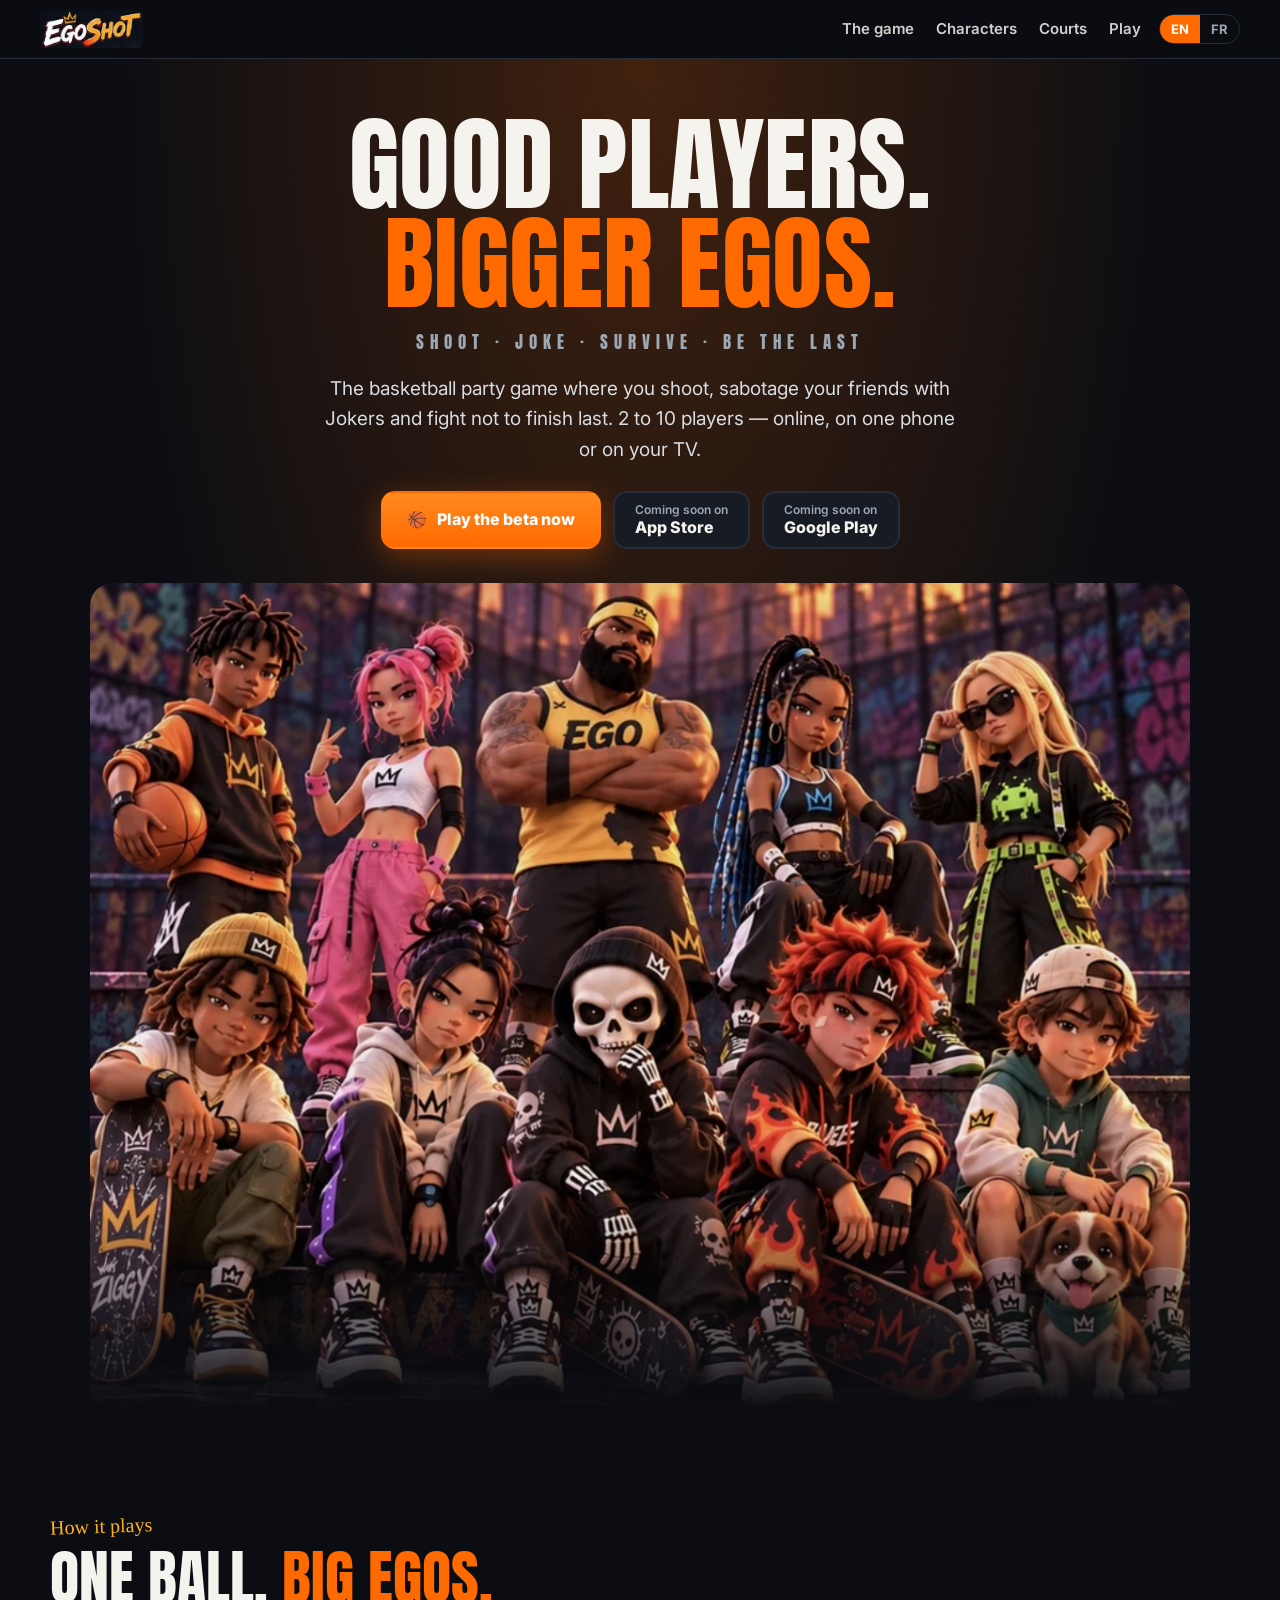
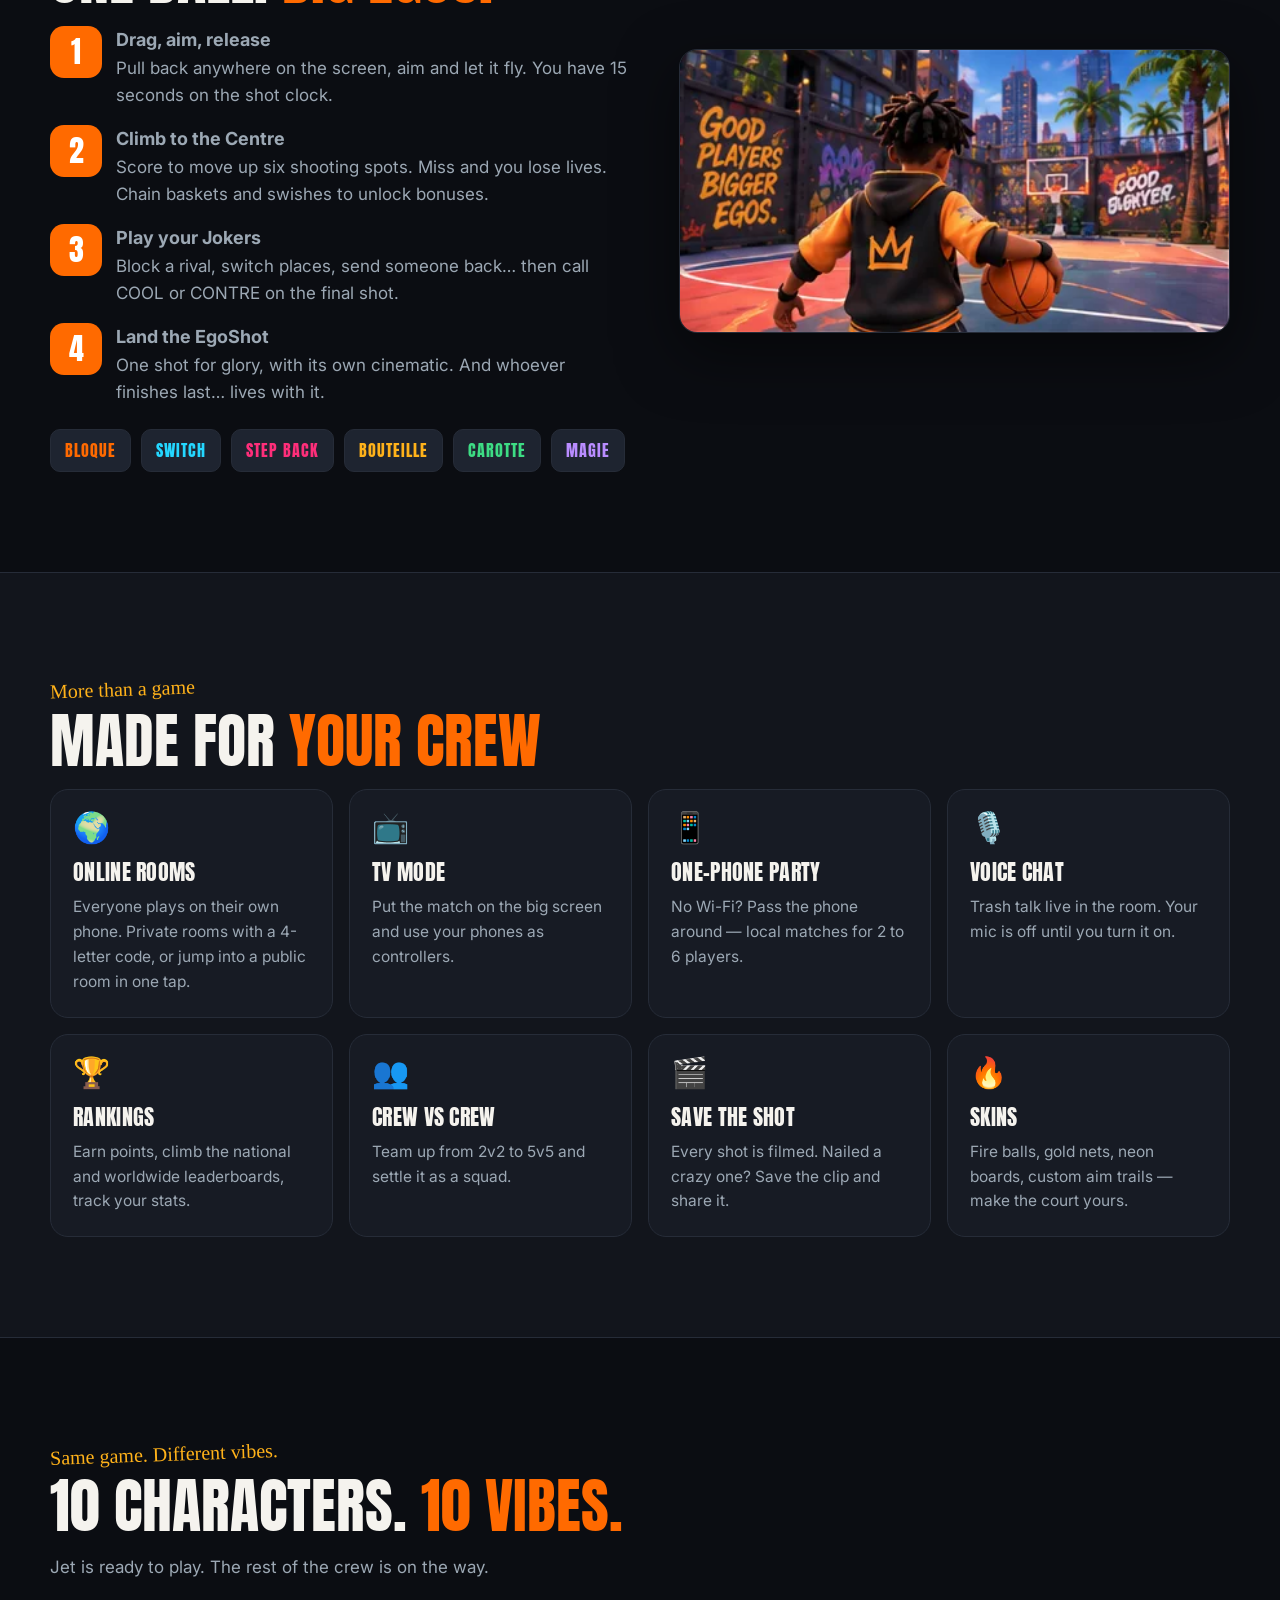
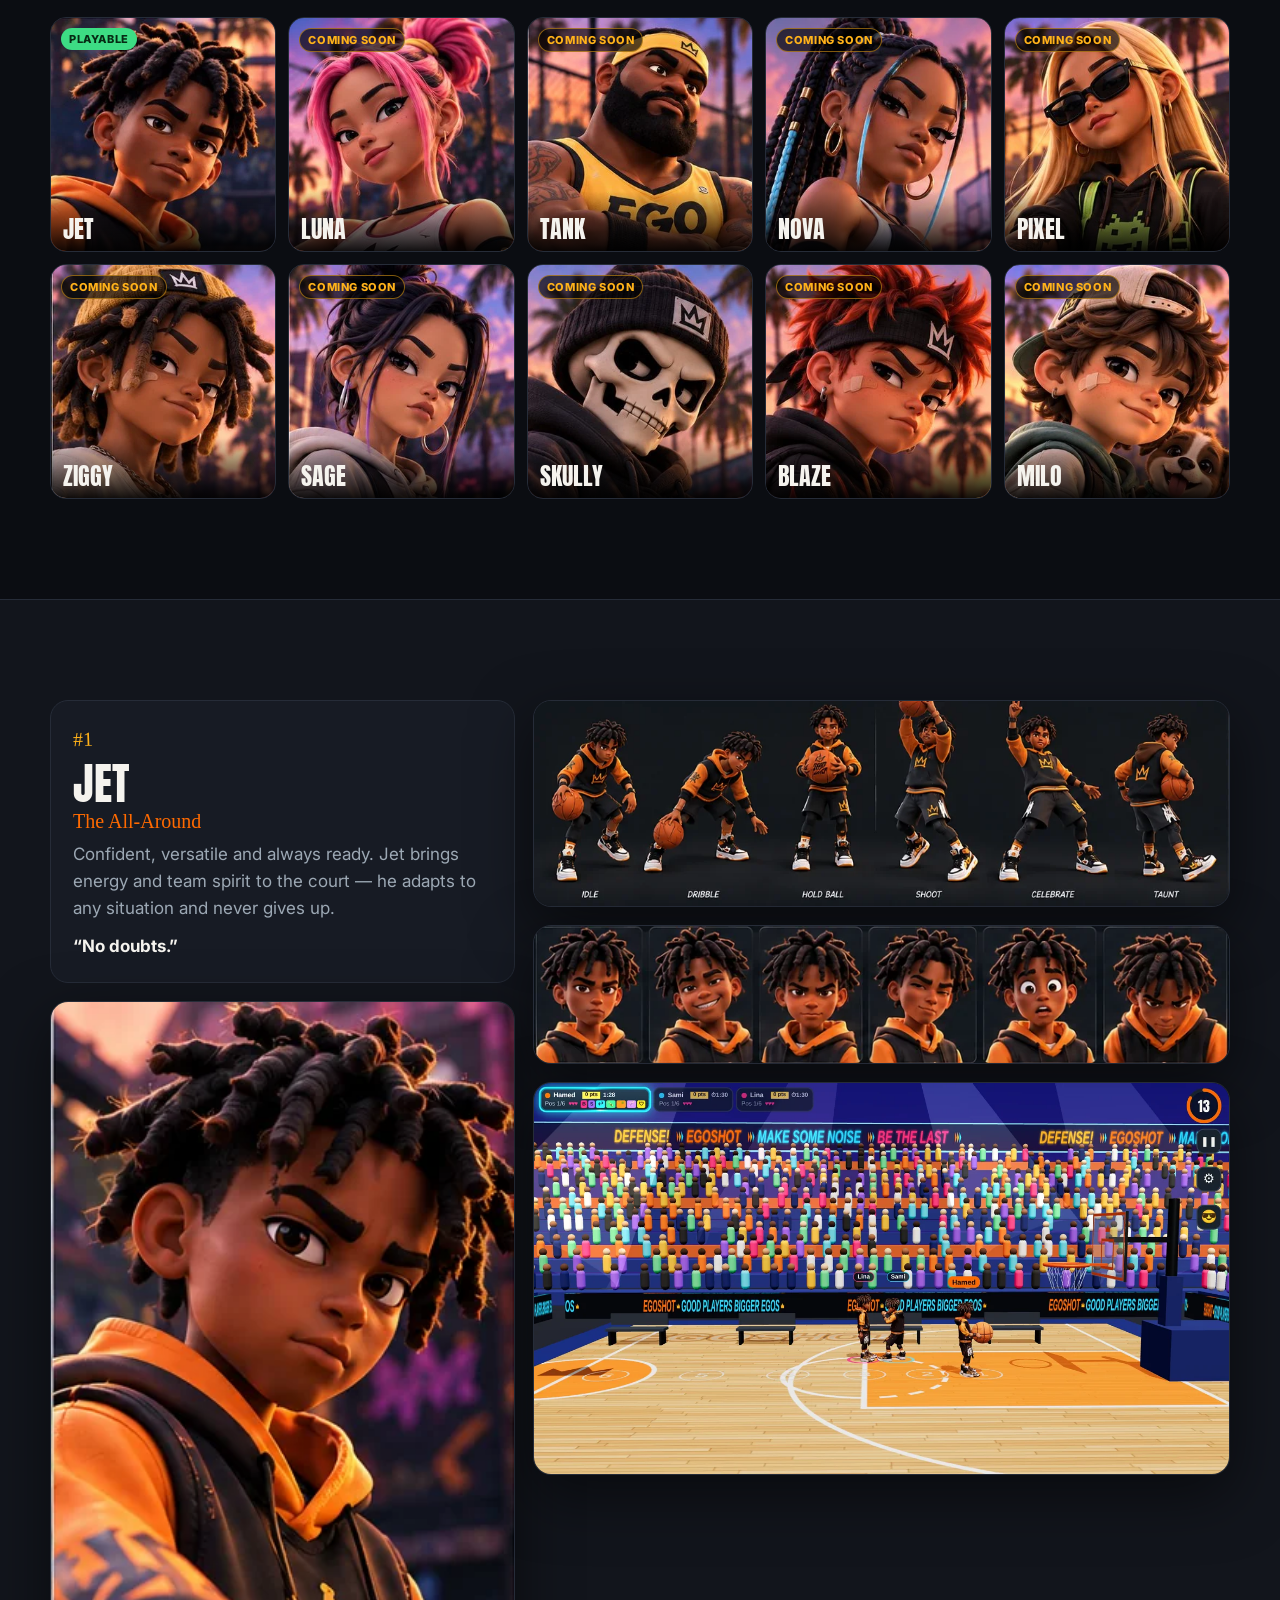
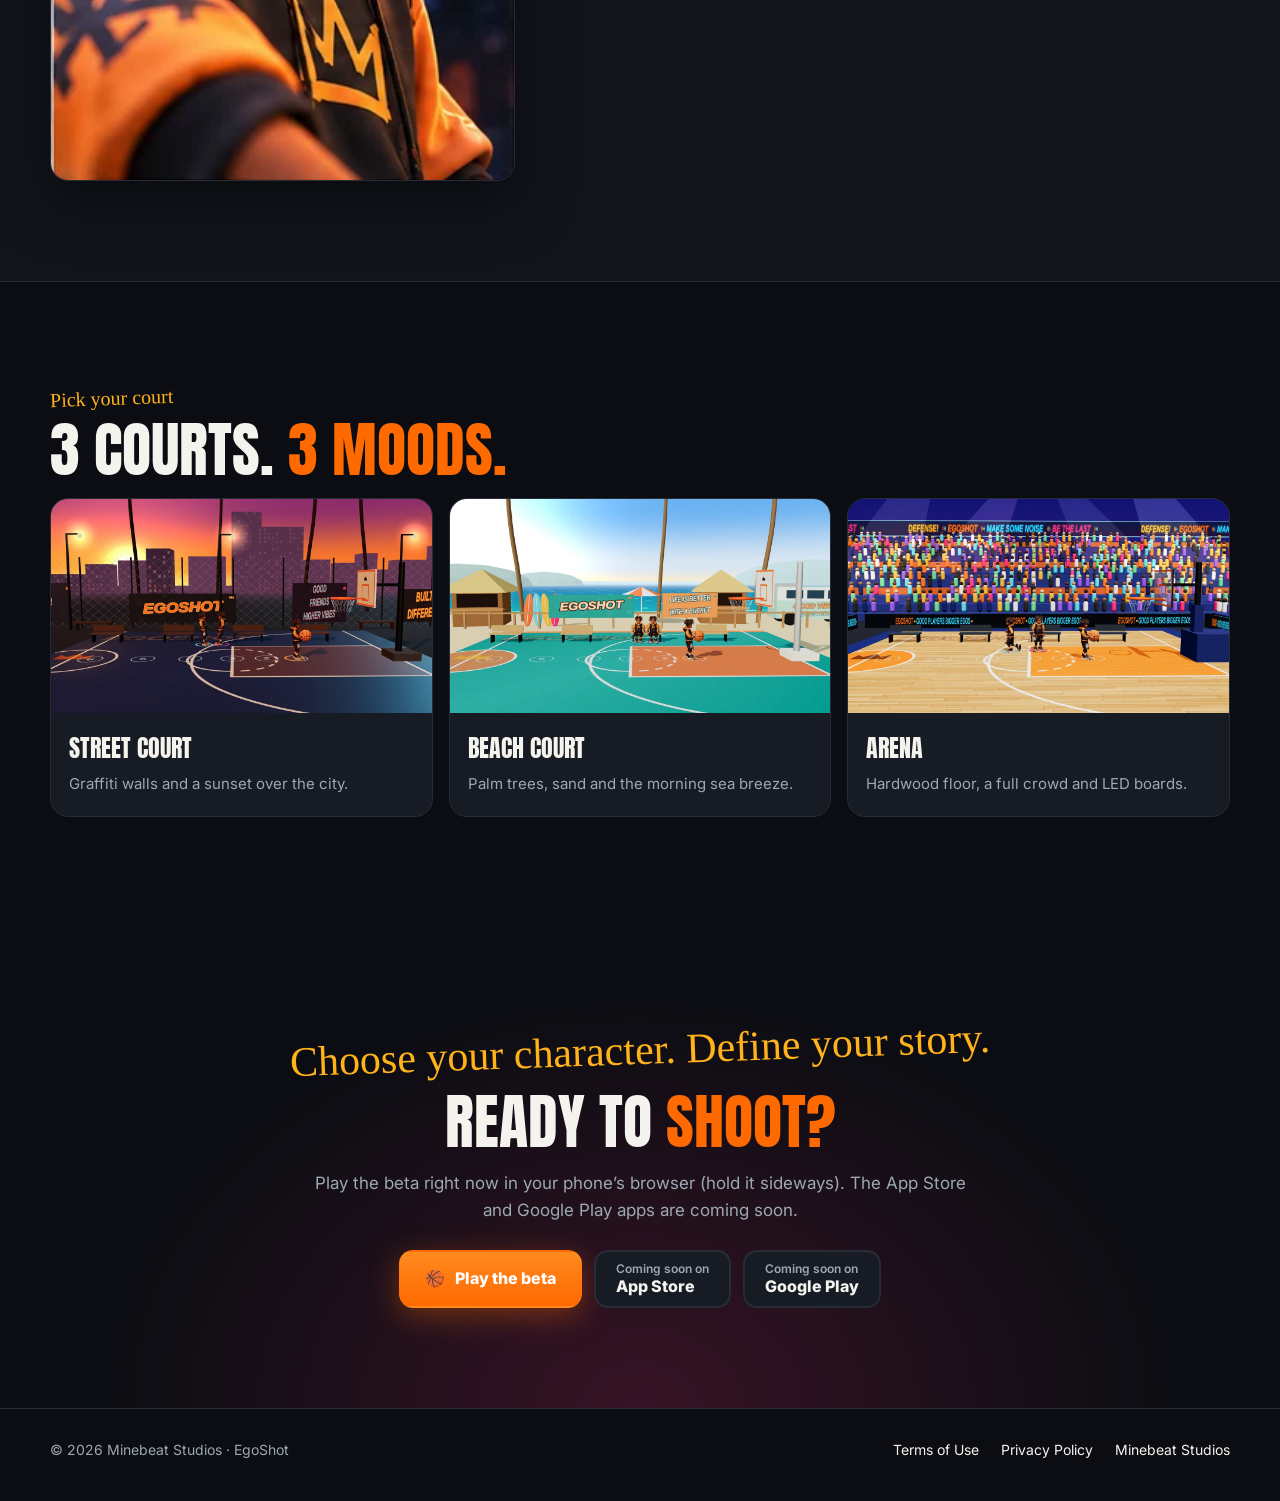
<file: egoshot/index.html>
<!DOCTYPE html>
<html lang="en" data-lang="en">
<head>
<meta charset="utf-8">
<meta name="viewport" content="width=device-width,initial-scale=1">
<title>EgoShot — Good players. Bigger egos.</title>
<meta name="description" content="EgoShot is a multiplayer basketball party game for 2 to 10 players. Shoot, sabotage your friends with Jokers, survive — and don't be the last one.">
<meta property="og:title" content="EgoShot — Good players. Bigger egos.">
<meta property="og:description" content="The basketball party game where your ego does the talking. 2–10 players, online, on one phone or on your TV.">
<meta property="og:type" content="website">
<meta property="og:image" content="img/og-image.jpg">
<meta name="theme-color" content="#0b0d12">
<link rel="icon" href="favicon.ico" sizes="any">
<link rel="icon" type="image/png" sizes="32x32" href="img/favicon-32.png">
<link rel="icon" type="image/png" sizes="192x192" href="img/icon-192.png">
<link rel="apple-touch-icon" href="img/apple-touch-icon.png">
<link rel="preconnect" href="https://fonts.googleapis.com"><link rel="preconnect" href="https://fonts.gstatic.com" crossorigin>
<link href="https://fonts.googleapis.com/css2?family=Anton&family=Inter:wght@400;600;800&family=Permanent+Marker&display=swap" rel="stylesheet">
<link rel="stylesheet" href="style.css">
</head>
<body>

<header class="nav">
  <a class="brand" href="#top"><img src="img/logo.webp" alt="EgoShot" width="104" height="38"></a>
  <nav class="links">
    <a href="#game"><span class="en">The game</span><span class="fr">Le jeu</span></a>
    <a href="#characters"><span class="en">Characters</span><span class="fr">Personnages</span></a>
    <a href="#courts"><span class="en">Courts</span><span class="fr">Terrains</span></a>
    <a href="#play"><span class="en">Play</span><span class="fr">Jouer</span></a>
  </nav>
  <div class="lang"><button data-l="en">EN</button><button data-l="fr">FR</button></div>
</header>

<main id="top">
<!-- HERO -->
<section class="hero">
  <h1><span class="en">Good players.<br><span class="o">Bigger egos.</span></span><span class="fr">Bons joueurs.<br><span class="o">Gros egos.</span></span></h1>
  <p class="tagline">Shoot · Joke · Survive · Be the last</p>
  <p class="lead">
    <span class="en">The basketball party game where you shoot, sabotage your friends with Jokers and fight not to finish last. 2 to 10 players — online, on one phone or on your TV.</span>
    <span class="fr">Le jeu de basket entre amis où l’on tire, où l’on sabote les autres avec des Jokers et où l’on se bat pour ne pas finir dernier. De 2 à 10 joueurs — en ligne, sur un seul téléphone ou sur la télé.</span>
  </p>
  <div class="cta">
    <a class="btn primary" href="https://hamedkm.github.io/egoshot-play/">🏀 <span class="en">Play the beta now</span><span class="fr">Jouer à la bêta</span></a>
    <span class="btn store"><small><span class="en">Coming soon on</span><span class="fr">Bientôt sur</span></small>App Store</span>
    <span class="btn store"><small><span class="en">Coming soon on</span><span class="fr">Bientôt sur</span></small>Google Play</span>
  </div>
  <img class="lineup" src="img/group.webp" width="1170" height="880" alt="The EgoShot crew on a street court at sunset">
</section>

<!-- GAME -->
<section id="game">
  <div class="wrap split">
    <div>
      <span class="kicker"><span class="en">How it plays</span><span class="fr">Comment on joue</span></span>
      <h2><span class="en">One ball. <span class="o">Big egos.</span></span><span class="fr">Un ballon. <span class="o">Des egos.</span></span></h2>
      <ol class="steps">
        <li><div><b><span class="en">Drag, aim, release</span><span class="fr">Glisse, vise, relâche</span></b>
          <span class="en">Pull back anywhere on the screen, aim and let it fly. You have 15 seconds on the shot clock.</span>
          <span class="fr">Glisse vers l’arrière n’importe où sur l’écran, vise et lâche. Tu as 15 secondes au chrono.</span></div></li>
        <li><div><b><span class="en">Climb to the Centre</span><span class="fr">Monte jusqu’au Centre</span></b>
          <span class="en">Score to move up six shooting spots. Miss and you lose lives. Chain baskets and swishes to unlock bonuses.</span>
          <span class="fr">Marque pour avancer sur six positions de tir. Rate et tu perds des vies. Enchaîne paniers et swish pour débloquer des bonus.</span></div></li>
        <li><div><b><span class="en">Play your Jokers</span><span class="fr">Joue tes Jokers</span></b>
          <span class="en">Block a rival, switch places, send someone back… then call COOL or CONTRE on the final shot.</span>
          <span class="fr">Bloque un rival, échange vos places, renvoie quelqu’un en arrière… puis crie COOL ou CONTRE sur le tir final.</span></div></li>
        <li><div><b><span class="en">Land the EgoShot</span><span class="fr">Réussis l’EgoShot</span></b>
          <span class="en">One shot for glory, with its own cinematic. And whoever finishes last… lives with it.</span>
          <span class="fr">Un tir pour la gloire, avec sa propre cinématique. Et celui qui finit dernier… devra l’assumer.</span></div></li>
      </ol>
      <div class="jokers"><span class="chip">BLOQUE</span><span class="chip">SWITCH</span><span class="chip">STEP BACK</span><span class="chip">BOUTEILLE</span><span class="chip">CAROTTE</span><span class="chip">MAGIE</span></div>
    </div>
    <div class="shot"><img src="img/ingame-street.webp" width="425" height="218" alt="Jet holding the ball on the Street Court" style="width:100%"></div>
  </div>
</section>

<!-- FEATURES -->
<section class="alt">
  <div class="wrap">
    <span class="kicker"><span class="en">More than a game</span><span class="fr">Plus qu’un jeu</span></span>
    <h2><span class="en">Made for <span class="o">your crew</span></span><span class="fr">Fait pour <span class="o">ta bande</span></span></h2>
    <div class="features">
      <div class="feat"><div class="ic">🌍</div><h3><span class="en">Online rooms</span><span class="fr">Salons en ligne</span></h3>
        <p><span class="en">Everyone plays on their own phone. Private rooms with a 4-letter code, or jump into a public room in one tap.</span><span class="fr">Chacun joue sur son téléphone. Salon privé avec un code de 4 lettres, ou salon public en une touche.</span></p></div>
      <div class="feat"><div class="ic">📺</div><h3><span class="en">TV mode</span><span class="fr">Mode télé</span></h3>
        <p><span class="en">Put the match on the big screen and use your phones as controllers.</span><span class="fr">La partie s’affiche sur la télé, les téléphones servent de manettes.</span></p></div>
      <div class="feat"><div class="ic">📱</div><h3><span class="en">One-phone party</span><span class="fr">Sur un seul téléphone</span></h3>
        <p><span class="en">No Wi-Fi? Pass the phone around — local matches for 2 to 6 players.</span><span class="fr">Pas de réseau ? On se passe le téléphone — parties locales de 2 à 6 joueurs.</span></p></div>
      <div class="feat"><div class="ic">🎙️</div><h3><span class="en">Voice chat</span><span class="fr">Chat vocal</span></h3>
        <p><span class="en">Trash talk live in the room. Your mic is off until you turn it on.</span><span class="fr">Chambre tes potes en direct dans le salon. Ton micro reste coupé tant que tu ne l’ouvres pas.</span></p></div>
      <div class="feat"><div class="ic">🏆</div><h3><span class="en">Rankings</span><span class="fr">Classements</span></h3>
        <p><span class="en">Earn points, climb the national and worldwide leaderboards, track your stats.</span><span class="fr">Gagne des points, grimpe aux classements national et mondial, suis tes statistiques.</span></p></div>
      <div class="feat"><div class="ic">👥</div><h3>Crew vs Crew</h3>
        <p><span class="en">Team up from 2v2 to 5v5 and settle it as a squad.</span><span class="fr">Formez des équipes de 2 contre 2 jusqu’à 5 contre 5.</span></p></div>
      <div class="feat"><div class="ic">🎬</div><h3>Save the Shot</h3>
        <p><span class="en">Every shot is filmed. Nailed a crazy one? Save the clip and share it.</span><span class="fr">Chaque tir est filmé. Un panier de fou ? Garde la vidéo et partage-la.</span></p></div>
      <div class="feat"><div class="ic">🔥</div><h3><span class="en">Skins</span><span class="fr">Skins</span></h3>
        <p><span class="en">Fire balls, gold nets, neon boards, custom aim trails — make the court yours.</span><span class="fr">Ballons de feu, filets dorés, panneaux néon, tracés colorés — personnalise ton terrain.</span></p></div>
    </div>
  </div>
</section>

<!-- CHARACTERS -->
<section id="characters">
  <div class="wrap">
    <span class="kicker">Same game. Different vibes.</span>
    <h2><span class="en">10 characters. <span class="o">10 vibes.</span></span><span class="fr">10 personnages. <span class="o">10 styles.</span></span></h2>
    <p class="sub"><span class="en">Jet is ready to play. The rest of the crew is on the way.</span><span class="fr">Jet est prêt à jouer. Le reste de la bande arrive bientôt.</span></p>
    <div class="roster" id="roster"></div>
  </div>
</section>

<!-- JET -->
<section class="alt">
  <div class="wrap jetgrid">
    <div class="stack">
      <div class="jet-intro">
        <span class="kicker">#1</span>
        <h3>Jet<small>The All-Around</small></h3>
        <p><span class="en">Confident, versatile and always ready. Jet brings energy and team spirit to the court — he adapts to any situation and never gives up.</span><span class="fr">Confiant, polyvalent et toujours prêt. Jet apporte son énergie et son esprit d’équipe sur le terrain — il s’adapte à tout et ne lâche jamais rien.</span></p>
        <p style="color:var(--text);font-weight:700">“No doubts.”</p>
      </div>
      <div class="shot"><img src="img/jet-closeup.webp" width="315" height="530" alt="Jet close-up" style="width:100%"></div>
    </div>
    <div class="stack">
      <div class="shot"><img src="img/jet-poses.webp" width="948" height="280" alt="Jet action poses: idle, dribble, hold ball, shoot, celebrate, taunt" style="width:100%"></div>
      <div class="shot"><img src="img/jet-expressions.webp" width="744" height="146" alt="Jet facial expressions" style="width:100%"></div>
      <div class="shot"><img src="img/gameplay.webp" width="1280" height="720" alt="Jet in a real EgoShot match in the Arena" style="width:100%"></div>
    </div>
  </div>
</section>

<!-- COURTS -->
<section id="courts">
  <div class="wrap">
    <span class="kicker"><span class="en">Pick your court</span><span class="fr">Choisis ton terrain</span></span>
    <h2><span class="en">3 courts. <span class="o">3 moods.</span></span><span class="fr">3 terrains. <span class="o">3 ambiances.</span></span></h2>
    <div class="courts">
      <div class="court"><img class="pic" loading="lazy" src="img/court-street.webp" width="1280" height="720" alt="Street Court in EgoShot"><div class="txt"><h3>Street Court</h3><p><span class="en">Graffiti walls and a sunset over the city.</span><span class="fr">Murs graffés et coucher de soleil sur la ville.</span></p></div></div>
      <div class="court"><img class="pic" loading="lazy" src="img/court-beach.webp" width="1280" height="720" alt="Beach Court in EgoShot"><div class="txt"><h3>Beach Court</h3><p><span class="en">Palm trees, sand and the morning sea breeze.</span><span class="fr">Palmiers, sable et brise marine du matin.</span></p></div></div>
      <div class="court"><img class="pic" loading="lazy" src="img/court-arena.webp" width="1280" height="720" alt="Arena in EgoShot"><div class="txt"><h3>Arena</h3><p><span class="en">Hardwood floor, a full crowd and LED boards.</span><span class="fr">Parquet, gradins pleins et panneaux LED.</span></p></div></div>
    </div>
  </div>
</section>

<!-- FINAL CTA -->
<section class="final" id="play">
  <div class="wrap">
    <p class="slogan">Choose your character. Define your story.</p>
    <h2><span class="en">Ready to <span class="o">shoot?</span></span><span class="fr">Prêt à <span class="o">tirer ?</span></span></h2>
    <p class="sub" style="margin:0 auto"><span class="en">Play the beta right now in your phone’s browser (hold it sideways). The App Store and Google Play apps are coming soon.</span><span class="fr">Joue à la bêta tout de suite dans le navigateur de ton téléphone (tiens-le à l’horizontale). Les applis App Store et Google Play arrivent bientôt.</span></p>
    <div class="cta">
      <a class="btn primary" href="https://hamedkm.github.io/egoshot-play/">🏀 <span class="en">Play the beta</span><span class="fr">Jouer à la bêta</span></a>
      <span class="btn store"><small><span class="en">Coming soon on</span><span class="fr">Bientôt sur</span></small>App Store</span>
      <span class="btn store"><small><span class="en">Coming soon on</span><span class="fr">Bientôt sur</span></small>Google Play</span>
    </div>
  </div>
</section>
</main>

<footer>
  <div class="wrap">
    <div>© <span id="yr">2026</span> Minebeat Studios · EgoShot</div>
    <nav>
      <a href="terms.html"><span class="en">Terms of Use</span><span class="fr">Conditions d’utilisation</span></a>
      <a href="privacy.html"><span class="en">Privacy Policy</span><span class="fr">Confidentialité</span></a>
      <a href="../">Minebeat Studios</a>
    </nav>
  </div>
</footer>

<script>
(function(){
  var C=[['jet',1],['luna'],['tank'],['nova'],['pixel'],['ziggy'],['sage'],['skully'],['blaze'],['milo']];
  document.getElementById('roster').innerHTML=C.map(function(c){
    var n=c[0][0].toUpperCase()+c[0].slice(1);
    return '<div class="char'+(c[1]?'':' soon')+'"><img loading="lazy" src="img/char-'+c[0]+'.webp" width="320" height="332" alt="'+n+'">'+
      (c[1]?'<span class="badge live"><span class="en">Playable</span><span class="fr">Jouable</span></span>'
           :'<span class="badge soon"><span class="en">Coming soon</span><span class="fr">Bientôt</span></span>')+
      '<div class="cap"><b>'+n+'</b></div></div>';
  }).join('');
  document.getElementById('yr').textContent=new Date().getFullYear();
  function setLang(l){document.documentElement.setAttribute('data-lang',l);document.documentElement.lang=l;
    document.querySelectorAll('.lang button').forEach(function(b){b.classList.toggle('on',b.dataset.l===l)});
    try{localStorage.setItem('egoshot.site.lang',l)}catch(e){}}
  var l='en';try{l=localStorage.getItem('egoshot.site.lang')||((navigator.language||'').slice(0,2)==='fr'?'fr':'en')}catch(e){}
  setLang(l==='fr'?'fr':'en');
  document.querySelectorAll('.lang button').forEach(function(b){b.addEventListener('click',function(){setLang(b.dataset.l)})});
})();
</script>
</body>
</html>
</file>
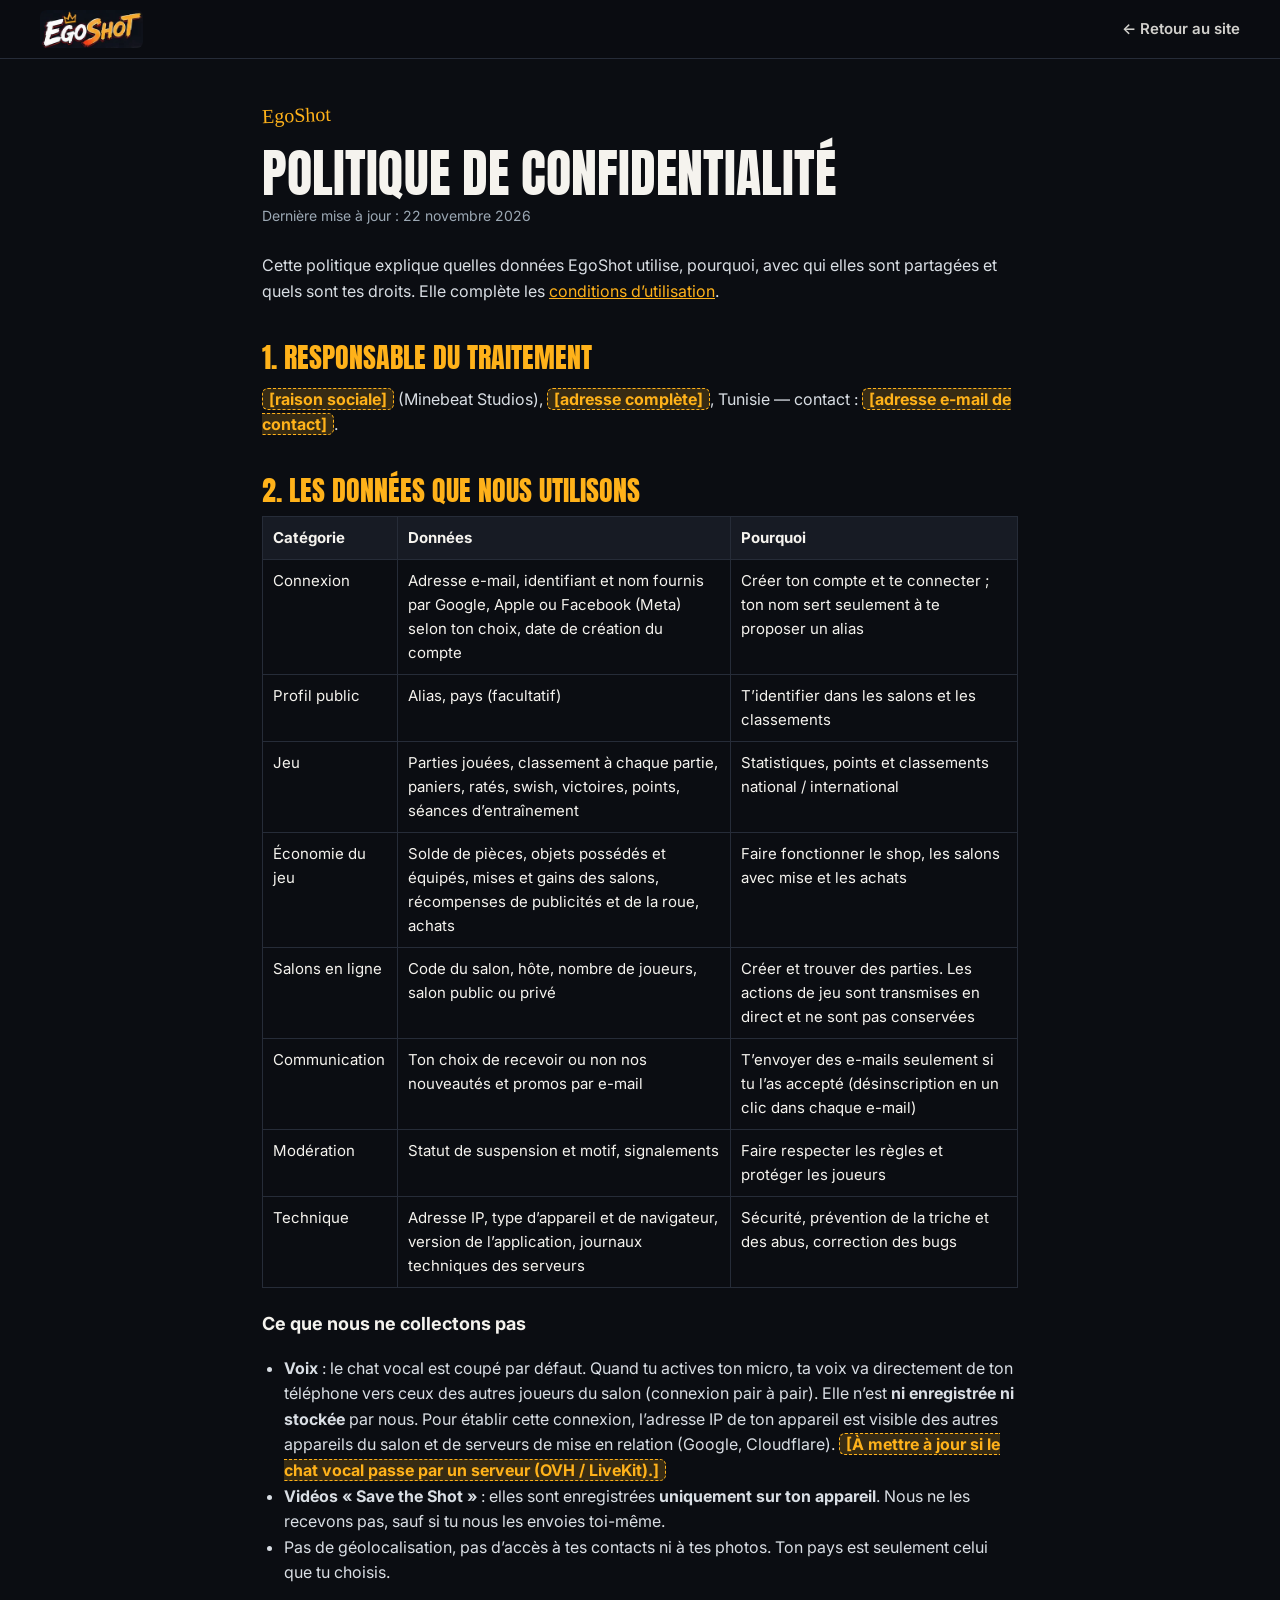
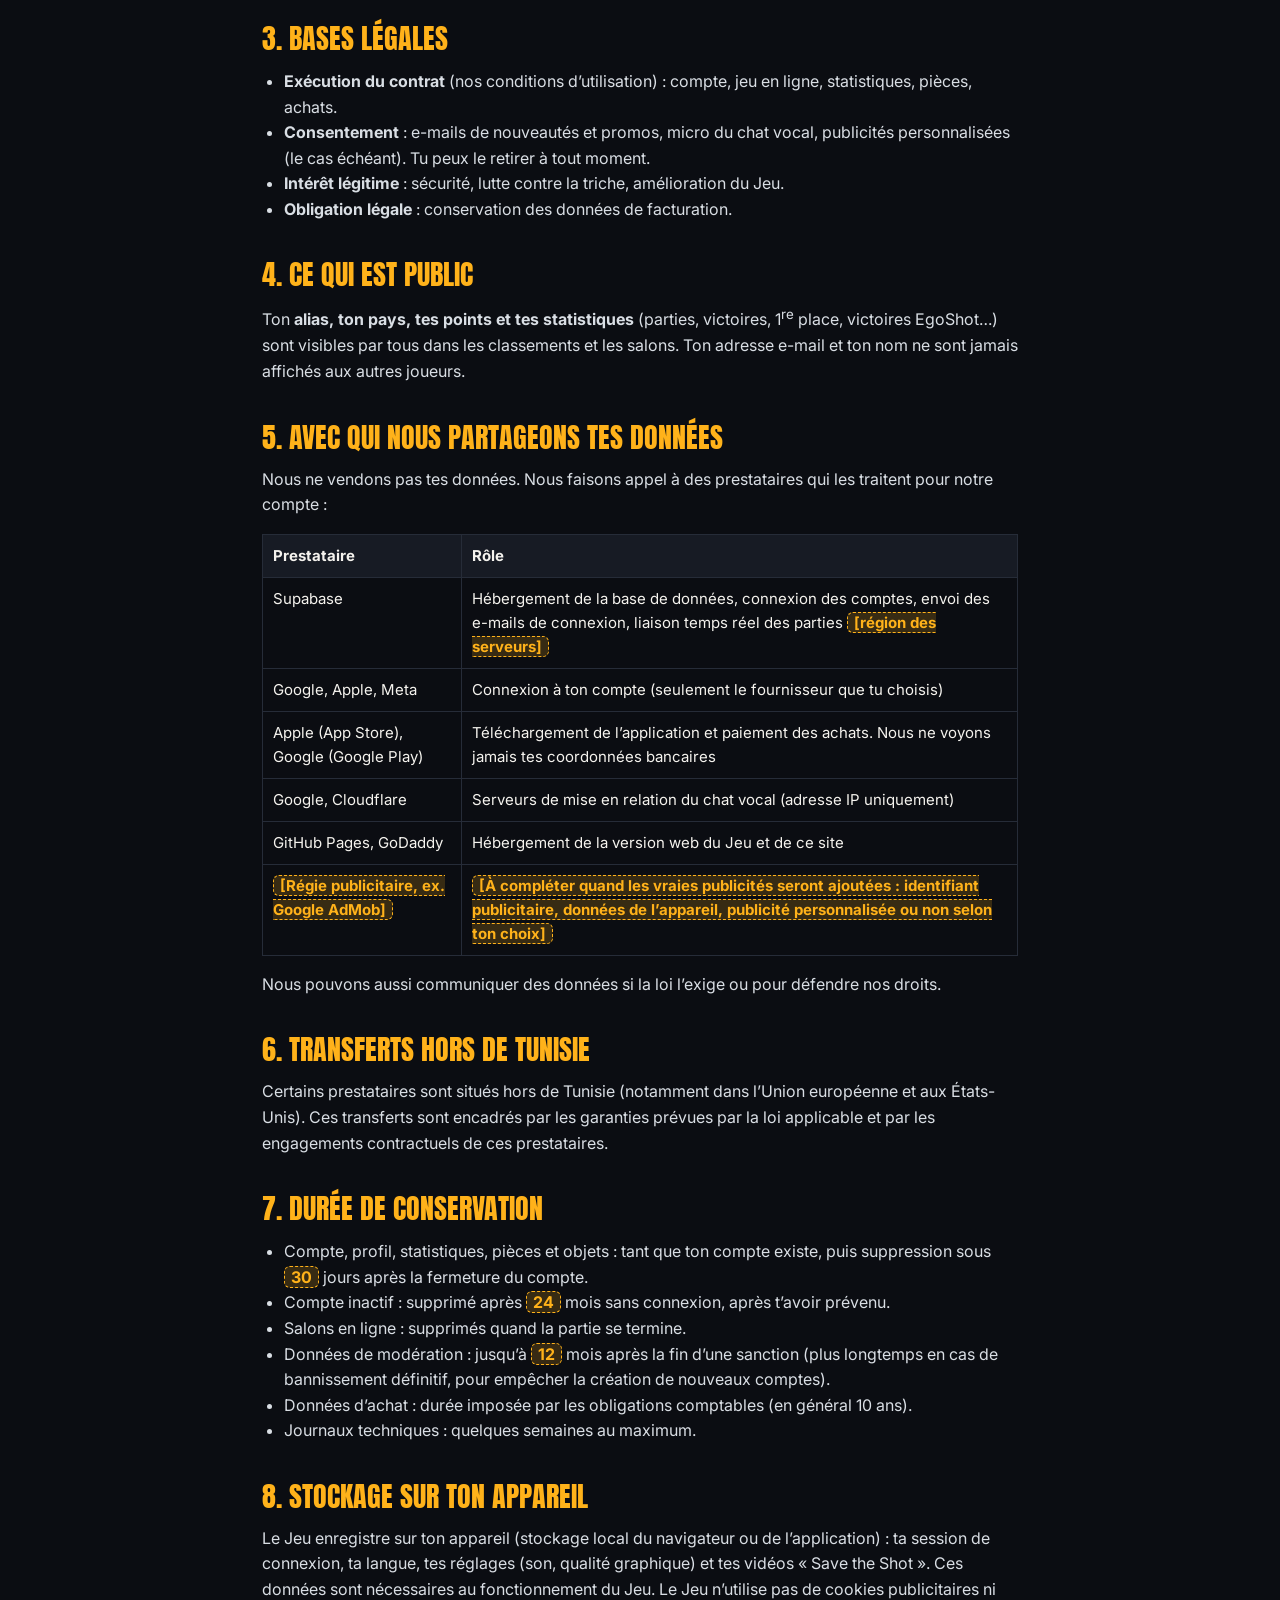
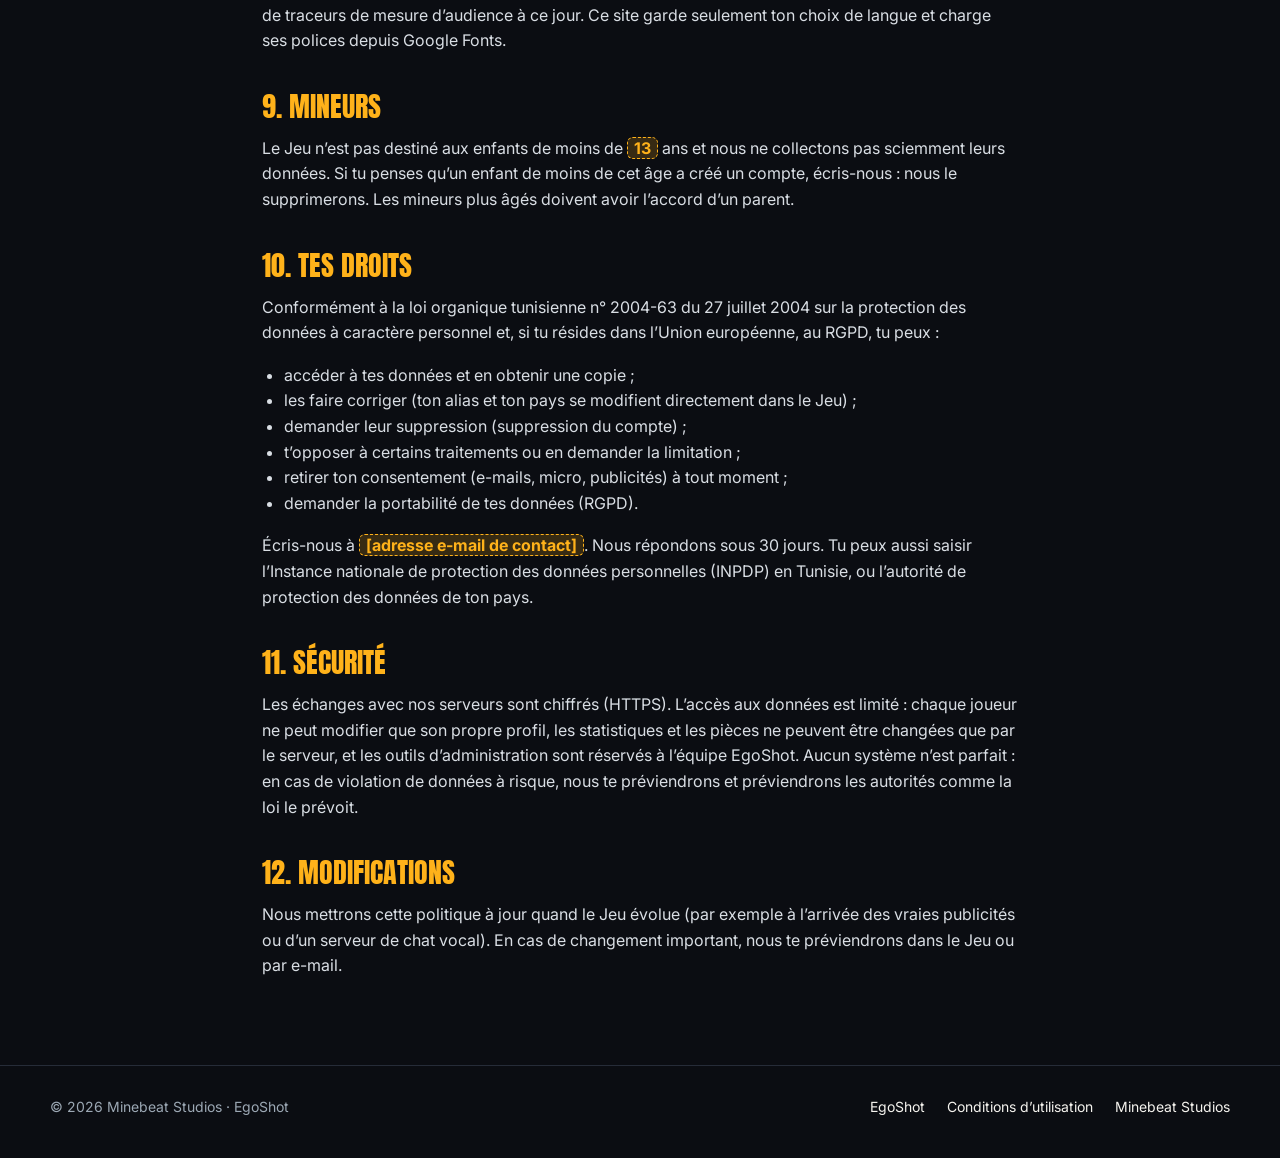
<file: egoshot/privacy.html>
<!DOCTYPE html>
<html lang="fr">
<head>
<meta charset="utf-8">
<meta name="viewport" content="width=device-width,initial-scale=1">
<title>EgoShot — Politique de confidentialité</title>
<link rel="icon" href="favicon.ico" sizes="any">
<link rel="icon" type="image/png" sizes="32x32" href="img/favicon-32.png">
<link rel="icon" type="image/png" sizes="192x192" href="img/icon-192.png">
<link rel="apple-touch-icon" href="img/apple-touch-icon.png">
<link rel="preconnect" href="https://fonts.googleapis.com"><link rel="preconnect" href="https://fonts.gstatic.com" crossorigin>
<link href="https://fonts.googleapis.com/css2?family=Anton&family=Inter:wght@400;600;800&family=Permanent+Marker&display=swap" rel="stylesheet">
<link rel="stylesheet" href="style.css">
</head>
<body>
<header class="nav">
  <a class="brand" href="index.html"><img src="img/logo.webp" alt="EgoShot" width="104" height="38"></a>
  <nav class="links" style="display:flex"><a href="index.html">← Retour au site</a></nav>
</header>

<main class="legal">
<span class="kicker">EgoShot</span>
<h1>Politique de confidentialité</h1>
<p class="upd">Dernière mise à jour : 22 novembre 2026</p>

<p>Cette politique explique quelles données EgoShot utilise, pourquoi, avec qui elles sont partagées et quels sont tes droits. Elle complète les <a href="terms.html">conditions d’utilisation</a>.</p>

<h2>1. Responsable du traitement</h2>
<p><span class="todo">[raison sociale]</span> (Minebeat Studios), <span class="todo">[adresse complète]</span>, Tunisie — contact : <span class="todo">[adresse e-mail de contact]</span>.</p>

<h2>2. Les données que nous utilisons</h2>
<table>
<tr><th>Catégorie</th><th>Données</th><th>Pourquoi</th></tr>
<tr><td>Connexion</td><td>Adresse e-mail, identifiant et nom fournis par Google, Apple ou Facebook (Meta) selon ton choix, date de création du compte</td><td>Créer ton compte et te connecter ; ton nom sert seulement à te proposer un alias</td></tr>
<tr><td>Profil public</td><td>Alias, pays (facultatif)</td><td>T’identifier dans les salons et les classements</td></tr>
<tr><td>Jeu</td><td>Parties jouées, classement à chaque partie, paniers, ratés, swish, victoires, points, séances d’entraînement</td><td>Statistiques, points et classements national / international</td></tr>
<tr><td>Économie du jeu</td><td>Solde de pièces, objets possédés et équipés, mises et gains des salons, récompenses de publicités et de la roue, achats</td><td>Faire fonctionner le shop, les salons avec mise et les achats</td></tr>
<tr><td>Salons en ligne</td><td>Code du salon, hôte, nombre de joueurs, salon public ou privé</td><td>Créer et trouver des parties. Les actions de jeu sont transmises en direct et ne sont pas conservées</td></tr>
<tr><td>Communication</td><td>Ton choix de recevoir ou non nos nouveautés et promos par e-mail</td><td>T’envoyer des e-mails seulement si tu l’as accepté (désinscription en un clic dans chaque e-mail)</td></tr>
<tr><td>Modération</td><td>Statut de suspension et motif, signalements</td><td>Faire respecter les règles et protéger les joueurs</td></tr>
<tr><td>Technique</td><td>Adresse IP, type d’appareil et de navigateur, version de l’application, journaux techniques des serveurs</td><td>Sécurité, prévention de la triche et des abus, correction des bugs</td></tr>
</table>

<h3>Ce que nous ne collectons pas</h3>
<ul>
  <li><b>Voix</b> : le chat vocal est coupé par défaut. Quand tu actives ton micro, ta voix va directement de ton téléphone vers ceux des autres joueurs du salon (connexion pair à pair). Elle n’est <b>ni enregistrée ni stockée</b> par nous. Pour établir cette connexion, l’adresse IP de ton appareil est visible des autres appareils du salon et de serveurs de mise en relation (Google, Cloudflare). <span class="todo">[À mettre à jour si le chat vocal passe par un serveur (OVH / LiveKit).]</span></li>
  <li><b>Vidéos « Save the Shot »</b> : elles sont enregistrées <b>uniquement sur ton appareil</b>. Nous ne les recevons pas, sauf si tu nous les envoies toi-même.</li>
  <li>Pas de géolocalisation, pas d’accès à tes contacts ni à tes photos. Ton pays est seulement celui que tu choisis.</li>
</ul>

<h2>3. Bases légales</h2>
<ul>
  <li><b>Exécution du contrat</b> (nos conditions d’utilisation) : compte, jeu en ligne, statistiques, pièces, achats.</li>
  <li><b>Consentement</b> : e-mails de nouveautés et promos, micro du chat vocal, publicités personnalisées (le cas échéant). Tu peux le retirer à tout moment.</li>
  <li><b>Intérêt légitime</b> : sécurité, lutte contre la triche, amélioration du Jeu.</li>
  <li><b>Obligation légale</b> : conservation des données de facturation.</li>
</ul>

<h2>4. Ce qui est public</h2>
<p>Ton <b>alias, ton pays, tes points et tes statistiques</b> (parties, victoires, 1<sup>re</sup> place, victoires EgoShot…) sont visibles par tous dans les classements et les salons. Ton adresse e-mail et ton nom ne sont jamais affichés aux autres joueurs.</p>

<h2>5. Avec qui nous partageons tes données</h2>
<p>Nous ne vendons pas tes données. Nous faisons appel à des prestataires qui les traitent pour notre compte :</p>
<table>
<tr><th>Prestataire</th><th>Rôle</th></tr>
<tr><td>Supabase</td><td>Hébergement de la base de données, connexion des comptes, envoi des e-mails de connexion, liaison temps réel des parties <span class="todo">[région des serveurs]</span></td></tr>
<tr><td>Google, Apple, Meta</td><td>Connexion à ton compte (seulement le fournisseur que tu choisis)</td></tr>
<tr><td>Apple (App Store), Google (Google Play)</td><td>Téléchargement de l’application et paiement des achats. Nous ne voyons jamais tes coordonnées bancaires</td></tr>
<tr><td>Google, Cloudflare</td><td>Serveurs de mise en relation du chat vocal (adresse IP uniquement)</td></tr>
<tr><td>GitHub Pages, GoDaddy</td><td>Hébergement de la version web du Jeu et de ce site</td></tr>
<tr><td><span class="todo">[Régie publicitaire, ex. Google AdMob]</span></td><td><span class="todo">[À compléter quand les vraies publicités seront ajoutées : identifiant publicitaire, données de l’appareil, publicité personnalisée ou non selon ton choix]</span></td></tr>
</table>
<p>Nous pouvons aussi communiquer des données si la loi l’exige ou pour défendre nos droits.</p>

<h2>6. Transferts hors de Tunisie</h2>
<p>Certains prestataires sont situés hors de Tunisie (notamment dans l’Union européenne et aux États-Unis). Ces transferts sont encadrés par les garanties prévues par la loi applicable et par les engagements contractuels de ces prestataires.</p>

<h2>7. Durée de conservation</h2>
<ul>
  <li>Compte, profil, statistiques, pièces et objets : tant que ton compte existe, puis suppression sous <span class="todo">30</span> jours après la fermeture du compte.</li>
  <li>Compte inactif : supprimé après <span class="todo">24</span> mois sans connexion, après t’avoir prévenu.</li>
  <li>Salons en ligne : supprimés quand la partie se termine.</li>
  <li>Données de modération : jusqu’à <span class="todo">12</span> mois après la fin d’une sanction (plus longtemps en cas de bannissement définitif, pour empêcher la création de nouveaux comptes).</li>
  <li>Données d’achat : durée imposée par les obligations comptables (en général 10 ans).</li>
  <li>Journaux techniques : quelques semaines au maximum.</li>
</ul>

<h2>8. Stockage sur ton appareil</h2>
<p>Le Jeu enregistre sur ton appareil (stockage local du navigateur ou de l’application) : ta session de connexion, ta langue, tes réglages (son, qualité graphique) et tes vidéos « Save the Shot ». Ces données sont nécessaires au fonctionnement du Jeu. Le Jeu n’utilise pas de cookies publicitaires ni de traceurs de mesure d’audience à ce jour. Ce site garde seulement ton choix de langue et charge ses polices depuis Google Fonts.</p>

<h2>9. Mineurs</h2>
<p>Le Jeu n’est pas destiné aux enfants de moins de <span class="todo">13</span> ans et nous ne collectons pas sciemment leurs données. Si tu penses qu’un enfant de moins de cet âge a créé un compte, écris-nous : nous le supprimerons. Les mineurs plus âgés doivent avoir l’accord d’un parent.</p>

<h2>10. Tes droits</h2>
<p>Conformément à la loi organique tunisienne n° 2004-63 du 27 juillet 2004 sur la protection des données à caractère personnel et, si tu résides dans l’Union européenne, au RGPD, tu peux :</p>
<ul>
  <li>accéder à tes données et en obtenir une copie ;</li>
  <li>les faire corriger (ton alias et ton pays se modifient directement dans le Jeu) ;</li>
  <li>demander leur suppression (suppression du compte) ;</li>
  <li>t’opposer à certains traitements ou en demander la limitation ;</li>
  <li>retirer ton consentement (e-mails, micro, publicités) à tout moment ;</li>
  <li>demander la portabilité de tes données (RGPD).</li>
</ul>
<p>Écris-nous à <span class="todo">[adresse e-mail de contact]</span>. Nous répondons sous 30 jours. Tu peux aussi saisir l’Instance nationale de protection des données personnelles (INPDP) en Tunisie, ou l’autorité de protection des données de ton pays.</p>

<h2>11. Sécurité</h2>
<p>Les échanges avec nos serveurs sont chiffrés (HTTPS). L’accès aux données est limité : chaque joueur ne peut modifier que son propre profil, les statistiques et les pièces ne peuvent être changées que par le serveur, et les outils d’administration sont réservés à l’équipe EgoShot. Aucun système n’est parfait : en cas de violation de données à risque, nous te préviendrons et préviendrons les autorités comme la loi le prévoit.</p>

<h2>12. Modifications</h2>
<p>Nous mettrons cette politique à jour quand le Jeu évolue (par exemple à l’arrivée des vraies publicités ou d’un serveur de chat vocal). En cas de changement important, nous te préviendrons dans le Jeu ou par e-mail.</p>
</main>

<footer>
  <div class="wrap">
    <div>© <span id="yr">2026</span> Minebeat Studios · EgoShot</div>
    <nav><a href="index.html">EgoShot</a><a href="terms.html">Conditions d’utilisation</a><a href="../">Minebeat Studios</a></nav>
  </div>
</footer>
<script>document.getElementById('yr').textContent=new Date().getFullYear()</script>
</body>
</html>
</file>
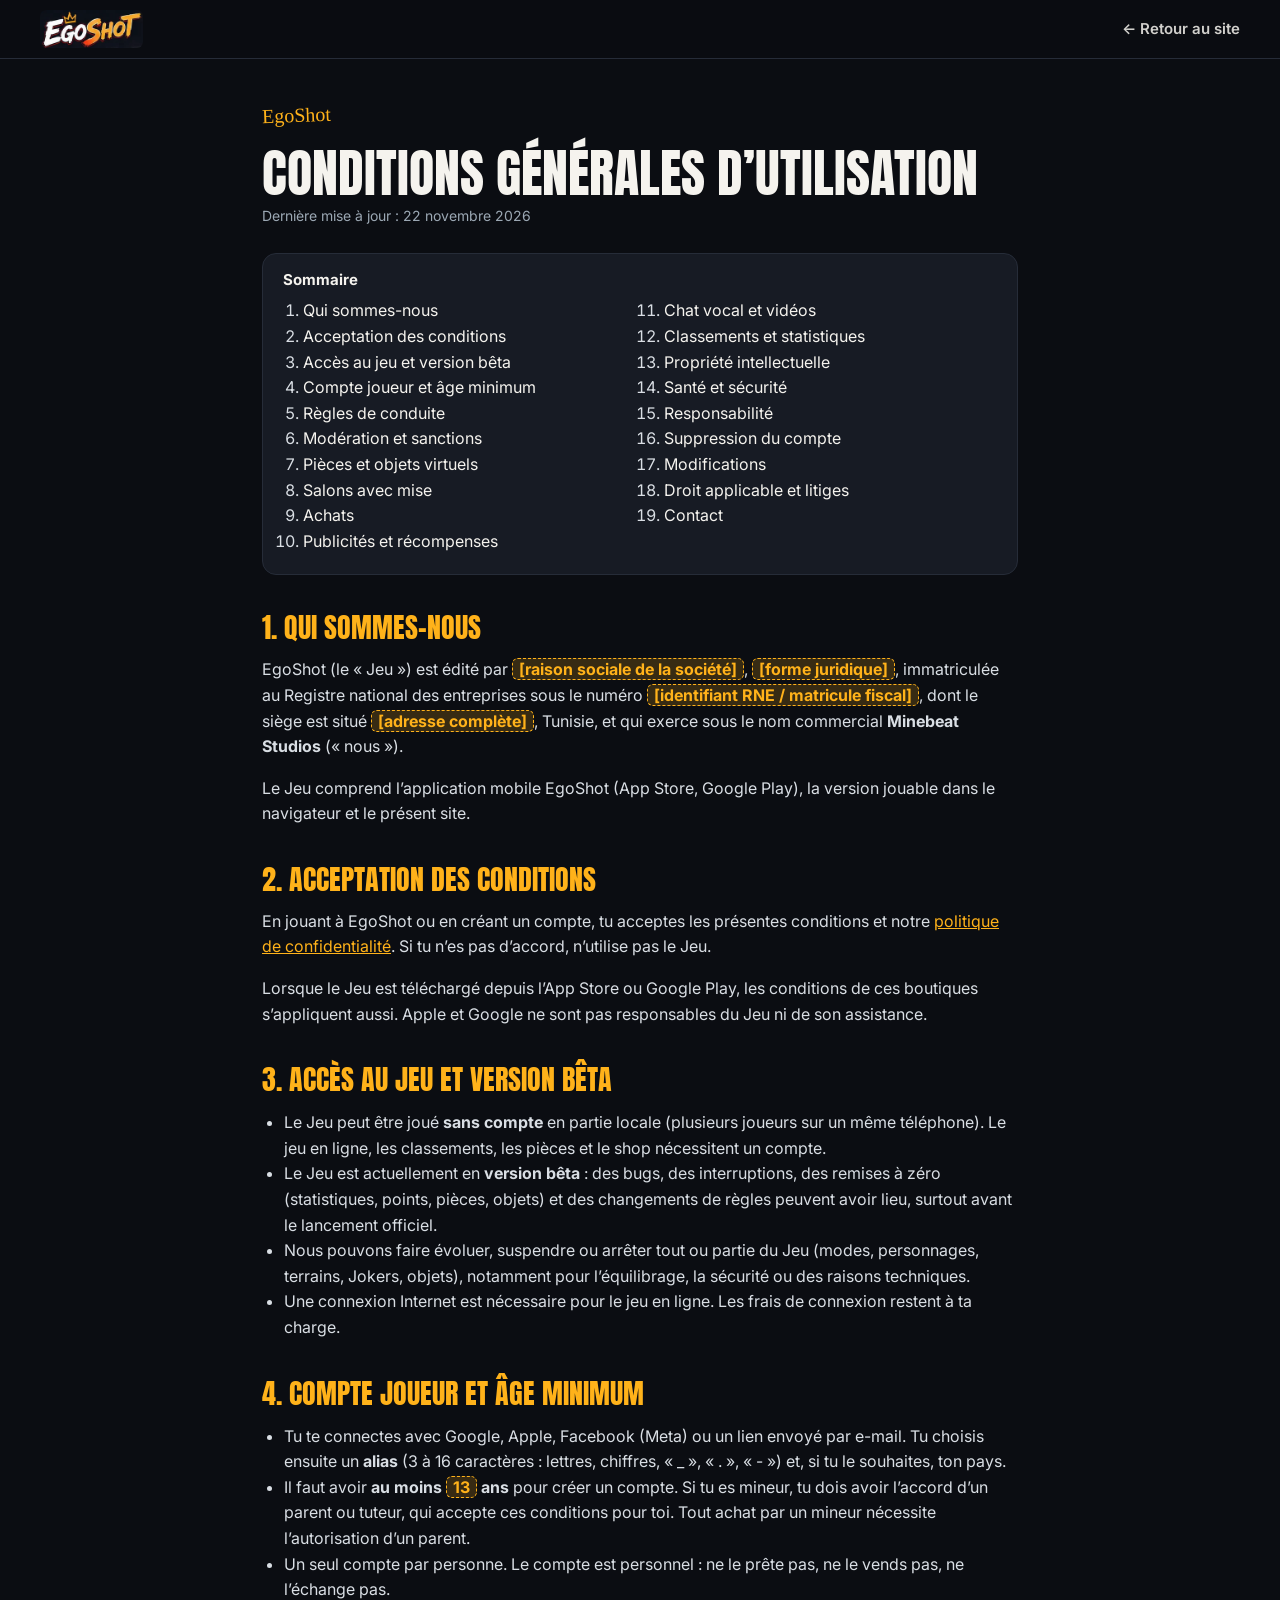
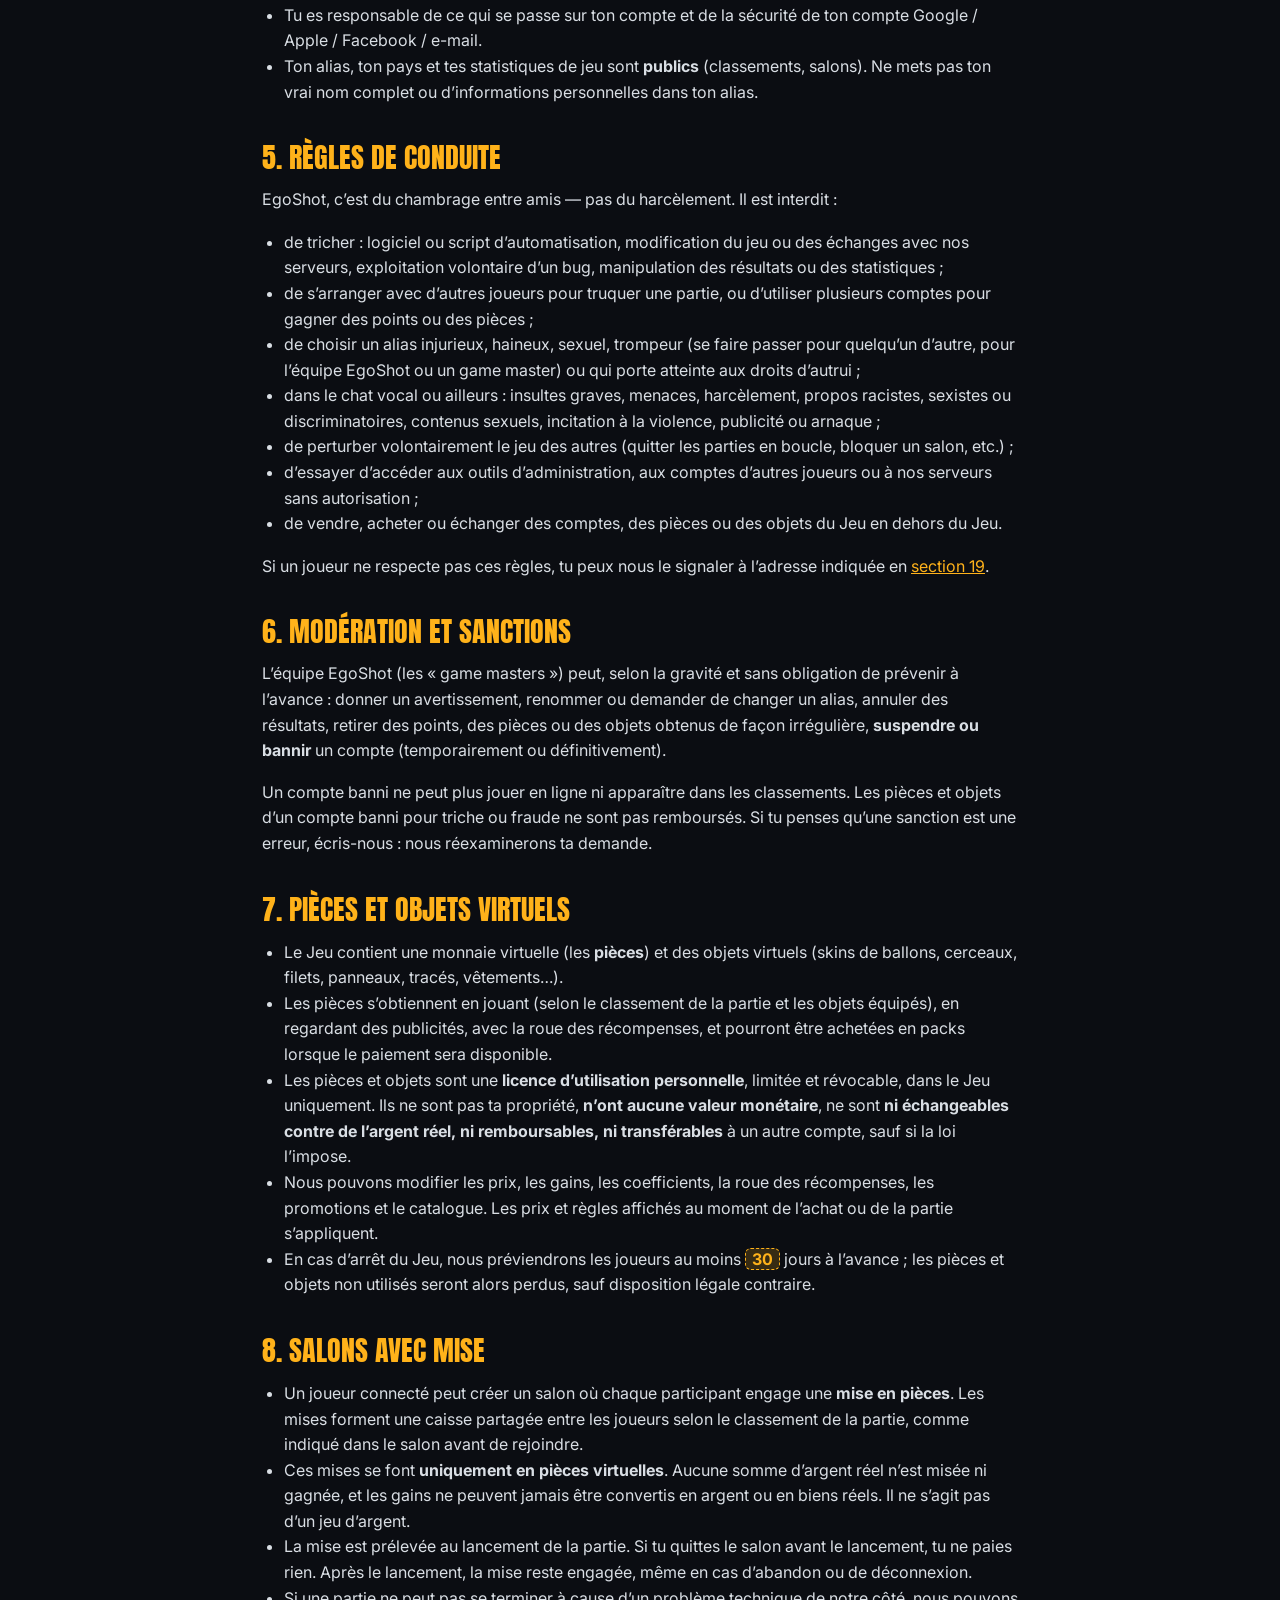
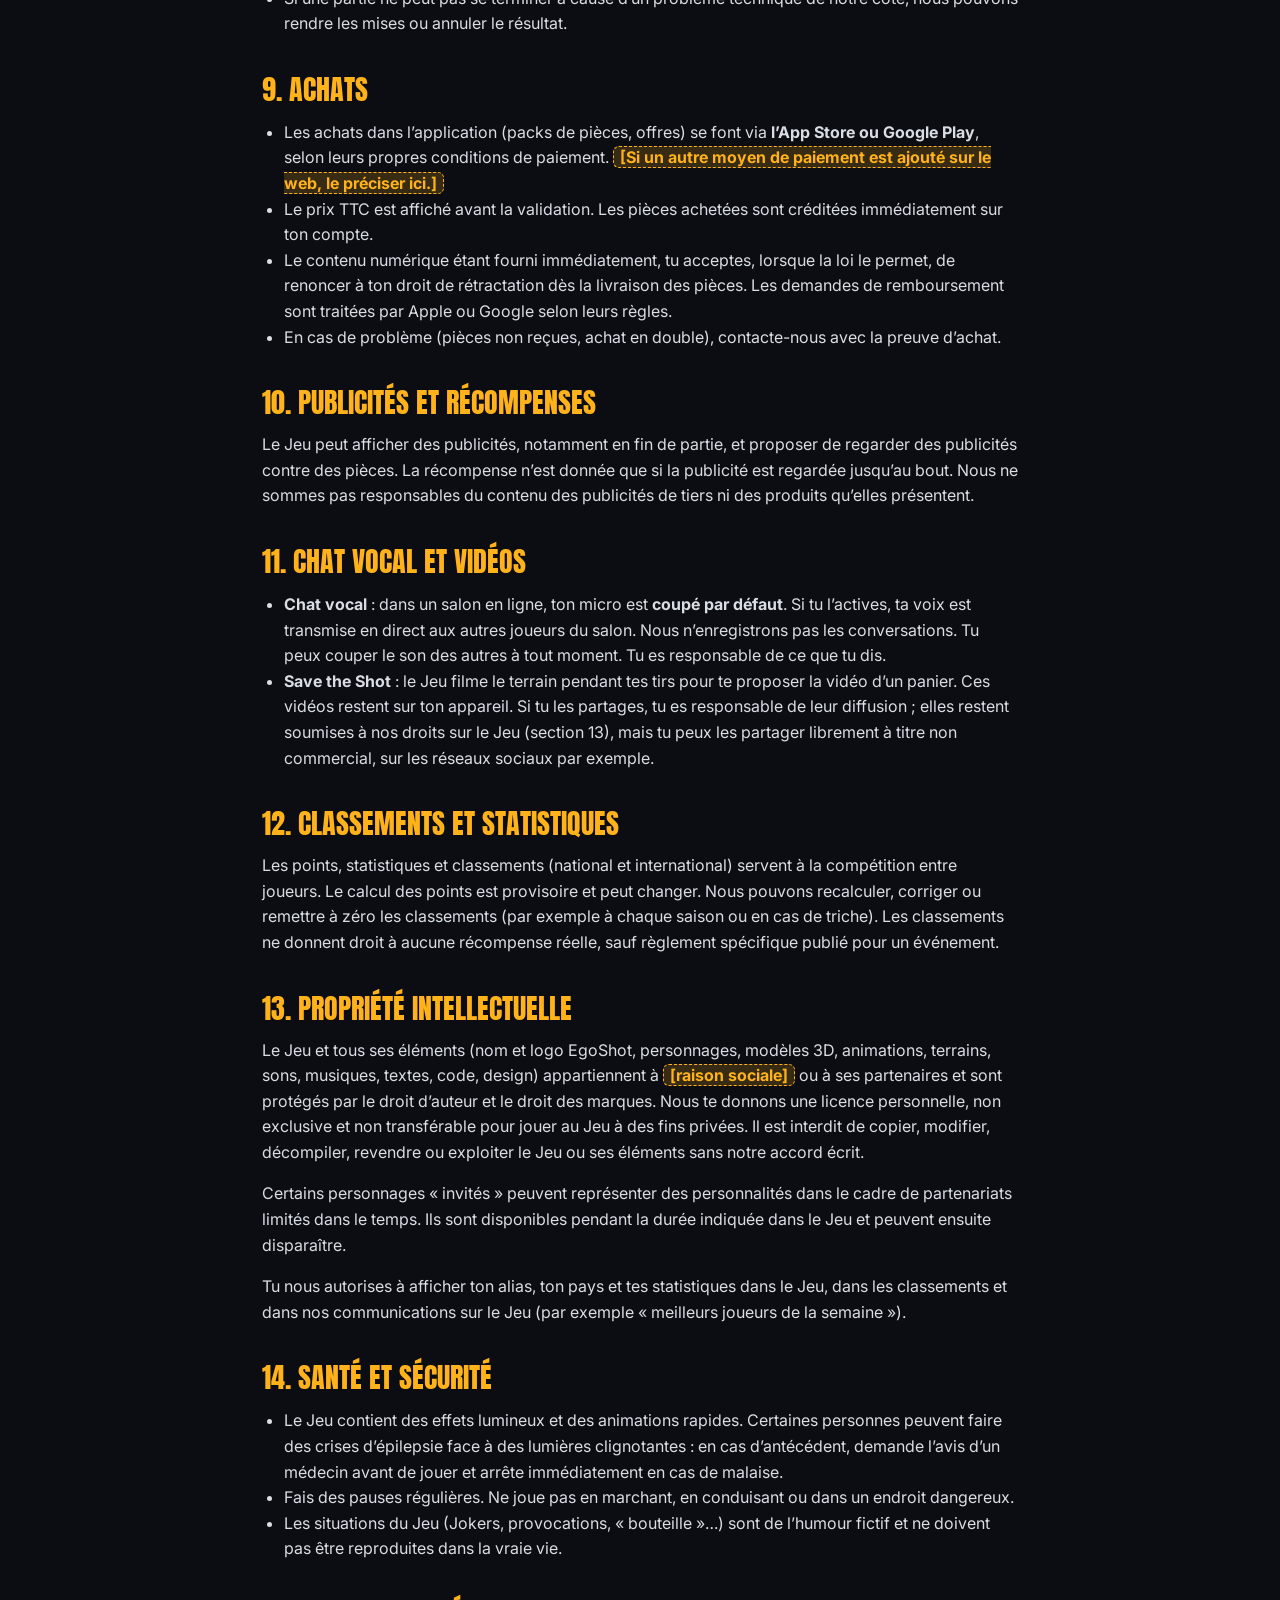
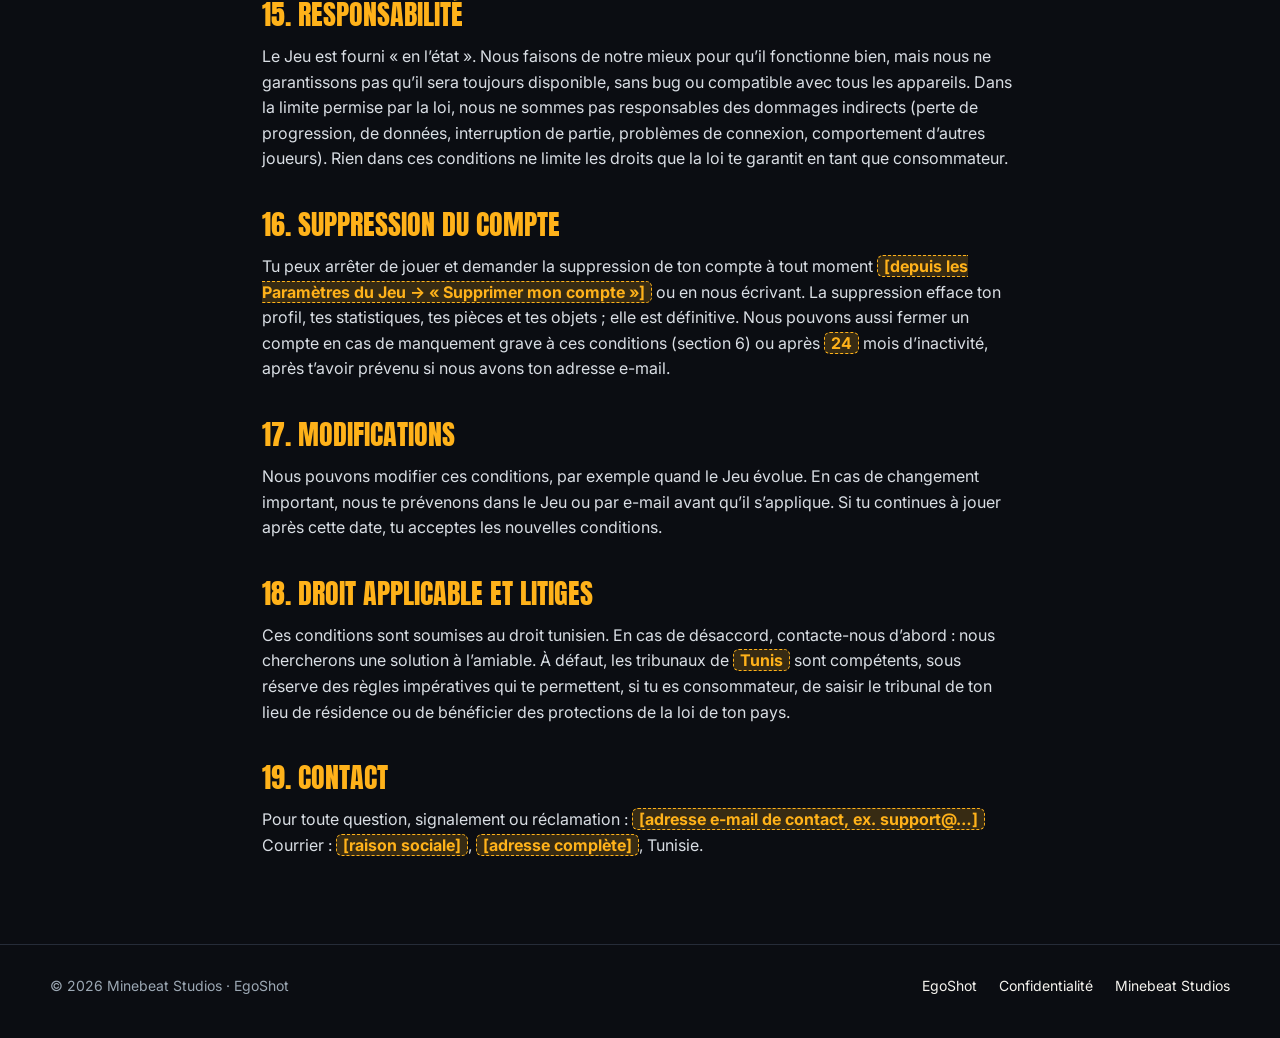
<file: egoshot/terms.html>
<!DOCTYPE html>
<html lang="fr">
<head>
<meta charset="utf-8">
<meta name="viewport" content="width=device-width,initial-scale=1">
<title>EgoShot — Conditions générales d’utilisation</title>
<meta name="robots" content="index,follow">
<link rel="icon" href="favicon.ico" sizes="any">
<link rel="icon" type="image/png" sizes="32x32" href="img/favicon-32.png">
<link rel="icon" type="image/png" sizes="192x192" href="img/icon-192.png">
<link rel="apple-touch-icon" href="img/apple-touch-icon.png">
<link rel="preconnect" href="https://fonts.googleapis.com"><link rel="preconnect" href="https://fonts.gstatic.com" crossorigin>
<link href="https://fonts.googleapis.com/css2?family=Anton&family=Inter:wght@400;600;800&family=Permanent+Marker&display=swap" rel="stylesheet">
<link rel="stylesheet" href="style.css">
</head>
<body>
<header class="nav">
  <a class="brand" href="index.html"><img src="img/logo.webp" alt="EgoShot" width="104" height="38"></a>
  <nav class="links" style="display:flex"><a href="index.html">← Retour au site</a></nav>
</header>

<main class="legal">
<span class="kicker">EgoShot</span>
<h1>Conditions générales d’utilisation</h1>
<p class="upd">Dernière mise à jour : 22 novembre 2026</p>

<div class="toc"><b>Sommaire</b>
<ol>
  <li><a href="#c1">Qui sommes-nous</a></li>
  <li><a href="#c2">Acceptation des conditions</a></li>
  <li><a href="#c3">Accès au jeu et version bêta</a></li>
  <li><a href="#c4">Compte joueur et âge minimum</a></li>
  <li><a href="#c5">Règles de conduite</a></li>
  <li><a href="#c6">Modération et sanctions</a></li>
  <li><a href="#c7">Pièces et objets virtuels</a></li>
  <li><a href="#c8">Salons avec mise</a></li>
  <li><a href="#c9">Achats</a></li>
  <li><a href="#c10">Publicités et récompenses</a></li>
  <li><a href="#c11">Chat vocal et vidéos</a></li>
  <li><a href="#c12">Classements et statistiques</a></li>
  <li><a href="#c13">Propriété intellectuelle</a></li>
  <li><a href="#c14">Santé et sécurité</a></li>
  <li><a href="#c15">Responsabilité</a></li>
  <li><a href="#c16">Suppression du compte</a></li>
  <li><a href="#c17">Modifications</a></li>
  <li><a href="#c18">Droit applicable et litiges</a></li>
  <li><a href="#c19">Contact</a></li>
</ol></div>

<h2 id="c1">1. Qui sommes-nous</h2>
<p>EgoShot (le « Jeu ») est édité par <span class="todo">[raison sociale de la société]</span>, <span class="todo">[forme juridique]</span>, immatriculée au Registre national des entreprises sous le numéro <span class="todo">[identifiant RNE / matricule fiscal]</span>, dont le siège est situé <span class="todo">[adresse complète]</span>, Tunisie, et qui exerce sous le nom commercial <b>Minebeat Studios</b> (« nous »).</p>
<p>Le Jeu comprend l’application mobile EgoShot (App Store, Google Play), la version jouable dans le navigateur et le présent site.</p>

<h2 id="c2">2. Acceptation des conditions</h2>
<p>En jouant à EgoShot ou en créant un compte, tu acceptes les présentes conditions et notre <a href="privacy.html">politique de confidentialité</a>. Si tu n’es pas d’accord, n’utilise pas le Jeu.</p>
<p>Lorsque le Jeu est téléchargé depuis l’App Store ou Google Play, les conditions de ces boutiques s’appliquent aussi. Apple et Google ne sont pas responsables du Jeu ni de son assistance.</p>

<h2 id="c3">3. Accès au jeu et version bêta</h2>
<ul>
  <li>Le Jeu peut être joué <b>sans compte</b> en partie locale (plusieurs joueurs sur un même téléphone). Le jeu en ligne, les classements, les pièces et le shop nécessitent un compte.</li>
  <li>Le Jeu est actuellement en <b>version bêta</b> : des bugs, des interruptions, des remises à zéro (statistiques, points, pièces, objets) et des changements de règles peuvent avoir lieu, surtout avant le lancement officiel.</li>
  <li>Nous pouvons faire évoluer, suspendre ou arrêter tout ou partie du Jeu (modes, personnages, terrains, Jokers, objets), notamment pour l’équilibrage, la sécurité ou des raisons techniques.</li>
  <li>Une connexion Internet est nécessaire pour le jeu en ligne. Les frais de connexion restent à ta charge.</li>
</ul>

<h2 id="c4">4. Compte joueur et âge minimum</h2>
<ul>
  <li>Tu te connectes avec Google, Apple, Facebook (Meta) ou un lien envoyé par e-mail. Tu choisis ensuite un <b>alias</b> (3 à 16 caractères : lettres, chiffres, « _ », « . », « - ») et, si tu le souhaites, ton pays.</li>
  <li>Il faut avoir <b>au moins <span class="todo">13</span> ans</b> pour créer un compte. Si tu es mineur, tu dois avoir l’accord d’un parent ou tuteur, qui accepte ces conditions pour toi. Tout achat par un mineur nécessite l’autorisation d’un parent.</li>
  <li>Un seul compte par personne. Le compte est personnel : ne le prête pas, ne le vends pas, ne l’échange pas.</li>
  <li>Tu es responsable de ce qui se passe sur ton compte et de la sécurité de ton compte Google / Apple / Facebook / e-mail.</li>
  <li>Ton alias, ton pays et tes statistiques de jeu sont <b>publics</b> (classements, salons). Ne mets pas ton vrai nom complet ou d’informations personnelles dans ton alias.</li>
</ul>

<h2 id="c5">5. Règles de conduite</h2>
<p>EgoShot, c’est du chambrage entre amis — pas du harcèlement. Il est interdit :</p>
<ul>
  <li>de tricher : logiciel ou script d’automatisation, modification du jeu ou des échanges avec nos serveurs, exploitation volontaire d’un bug, manipulation des résultats ou des statistiques ;</li>
  <li>de s’arranger avec d’autres joueurs pour truquer une partie, ou d’utiliser plusieurs comptes pour gagner des points ou des pièces ;</li>
  <li>de choisir un alias injurieux, haineux, sexuel, trompeur (se faire passer pour quelqu’un d’autre, pour l’équipe EgoShot ou un game master) ou qui porte atteinte aux droits d’autrui ;</li>
  <li>dans le chat vocal ou ailleurs : insultes graves, menaces, harcèlement, propos racistes, sexistes ou discriminatoires, contenus sexuels, incitation à la violence, publicité ou arnaque ;</li>
  <li>de perturber volontairement le jeu des autres (quitter les parties en boucle, bloquer un salon, etc.) ;</li>
  <li>d’essayer d’accéder aux outils d’administration, aux comptes d’autres joueurs ou à nos serveurs sans autorisation ;</li>
  <li>de vendre, acheter ou échanger des comptes, des pièces ou des objets du Jeu en dehors du Jeu.</li>
</ul>
<p>Si un joueur ne respecte pas ces règles, tu peux nous le signaler à l’adresse indiquée en <a href="#c19">section 19</a>.</p>

<h2 id="c6">6. Modération et sanctions</h2>
<p>L’équipe EgoShot (les « game masters ») peut, selon la gravité et sans obligation de prévenir à l’avance : donner un avertissement, renommer ou demander de changer un alias, annuler des résultats, retirer des points, des pièces ou des objets obtenus de façon irrégulière, <b>suspendre ou bannir</b> un compte (temporairement ou définitivement).</p>
<p>Un compte banni ne peut plus jouer en ligne ni apparaître dans les classements. Les pièces et objets d’un compte banni pour triche ou fraude ne sont pas remboursés. Si tu penses qu’une sanction est une erreur, écris-nous : nous réexaminerons ta demande.</p>

<h2 id="c7">7. Pièces et objets virtuels</h2>
<ul>
  <li>Le Jeu contient une monnaie virtuelle (les <b>pièces</b>) et des objets virtuels (skins de ballons, cerceaux, filets, panneaux, tracés, vêtements…).</li>
  <li>Les pièces s’obtiennent en jouant (selon le classement de la partie et les objets équipés), en regardant des publicités, avec la roue des récompenses, et pourront être achetées en packs lorsque le paiement sera disponible.</li>
  <li>Les pièces et objets sont une <b>licence d’utilisation personnelle</b>, limitée et révocable, dans le Jeu uniquement. Ils ne sont pas ta propriété, <b>n’ont aucune valeur monétaire</b>, ne sont <b>ni échangeables contre de l’argent réel, ni remboursables, ni transférables</b> à un autre compte, sauf si la loi l’impose.</li>
  <li>Nous pouvons modifier les prix, les gains, les coefficients, la roue des récompenses, les promotions et le catalogue. Les prix et règles affichés au moment de l’achat ou de la partie s’appliquent.</li>
  <li>En cas d’arrêt du Jeu, nous préviendrons les joueurs au moins <span class="todo">30</span> jours à l’avance ; les pièces et objets non utilisés seront alors perdus, sauf disposition légale contraire.</li>
</ul>

<h2 id="c8">8. Salons avec mise</h2>
<ul>
  <li>Un joueur connecté peut créer un salon où chaque participant engage une <b>mise en pièces</b>. Les mises forment une caisse partagée entre les joueurs selon le classement de la partie, comme indiqué dans le salon avant de rejoindre.</li>
  <li>Ces mises se font <b>uniquement en pièces virtuelles</b>. Aucune somme d’argent réel n’est misée ni gagnée, et les gains ne peuvent jamais être convertis en argent ou en biens réels. Il ne s’agit pas d’un jeu d’argent.</li>
  <li>La mise est prélevée au lancement de la partie. Si tu quittes le salon avant le lancement, tu ne paies rien. Après le lancement, la mise reste engagée, même en cas d’abandon ou de déconnexion.</li>
  <li>Si une partie ne peut pas se terminer à cause d’un problème technique de notre côté, nous pouvons rendre les mises ou annuler le résultat.</li>
</ul>

<h2 id="c9">9. Achats</h2>
<ul>
  <li>Les achats dans l’application (packs de pièces, offres) se font via <b>l’App Store ou Google Play</b>, selon leurs propres conditions de paiement. <span class="todo">[Si un autre moyen de paiement est ajouté sur le web, le préciser ici.]</span></li>
  <li>Le prix TTC est affiché avant la validation. Les pièces achetées sont créditées immédiatement sur ton compte.</li>
  <li>Le contenu numérique étant fourni immédiatement, tu acceptes, lorsque la loi le permet, de renoncer à ton droit de rétractation dès la livraison des pièces. Les demandes de remboursement sont traitées par Apple ou Google selon leurs règles.</li>
  <li>En cas de problème (pièces non reçues, achat en double), contacte-nous avec la preuve d’achat.</li>
</ul>

<h2 id="c10">10. Publicités et récompenses</h2>
<p>Le Jeu peut afficher des publicités, notamment en fin de partie, et proposer de regarder des publicités contre des pièces. La récompense n’est donnée que si la publicité est regardée jusqu’au bout. Nous ne sommes pas responsables du contenu des publicités de tiers ni des produits qu’elles présentent.</p>

<h2 id="c11">11. Chat vocal et vidéos</h2>
<ul>
  <li><b>Chat vocal</b> : dans un salon en ligne, ton micro est <b>coupé par défaut</b>. Si tu l’actives, ta voix est transmise en direct aux autres joueurs du salon. Nous n’enregistrons pas les conversations. Tu peux couper le son des autres à tout moment. Tu es responsable de ce que tu dis.</li>
  <li><b>Save the Shot</b> : le Jeu filme le terrain pendant tes tirs pour te proposer la vidéo d’un panier. Ces vidéos restent sur ton appareil. Si tu les partages, tu es responsable de leur diffusion ; elles restent soumises à nos droits sur le Jeu (section 13), mais tu peux les partager librement à titre non commercial, sur les réseaux sociaux par exemple.</li>
</ul>

<h2 id="c12">12. Classements et statistiques</h2>
<p>Les points, statistiques et classements (national et international) servent à la compétition entre joueurs. Le calcul des points est provisoire et peut changer. Nous pouvons recalculer, corriger ou remettre à zéro les classements (par exemple à chaque saison ou en cas de triche). Les classements ne donnent droit à aucune récompense réelle, sauf règlement spécifique publié pour un événement.</p>

<h2 id="c13">13. Propriété intellectuelle</h2>
<p>Le Jeu et tous ses éléments (nom et logo EgoShot, personnages, modèles 3D, animations, terrains, sons, musiques, textes, code, design) appartiennent à <span class="todo">[raison sociale]</span> ou à ses partenaires et sont protégés par le droit d’auteur et le droit des marques. Nous te donnons une licence personnelle, non exclusive et non transférable pour jouer au Jeu à des fins privées. Il est interdit de copier, modifier, décompiler, revendre ou exploiter le Jeu ou ses éléments sans notre accord écrit.</p>
<p>Certains personnages « invités » peuvent représenter des personnalités dans le cadre de partenariats limités dans le temps. Ils sont disponibles pendant la durée indiquée dans le Jeu et peuvent ensuite disparaître.</p>
<p>Tu nous autorises à afficher ton alias, ton pays et tes statistiques dans le Jeu, dans les classements et dans nos communications sur le Jeu (par exemple « meilleurs joueurs de la semaine »).</p>

<h2 id="c14">14. Santé et sécurité</h2>
<ul>
  <li>Le Jeu contient des effets lumineux et des animations rapides. Certaines personnes peuvent faire des crises d’épilepsie face à des lumières clignotantes : en cas d’antécédent, demande l’avis d’un médecin avant de jouer et arrête immédiatement en cas de malaise.</li>
  <li>Fais des pauses régulières. Ne joue pas en marchant, en conduisant ou dans un endroit dangereux.</li>
  <li>Les situations du Jeu (Jokers, provocations, « bouteille »…) sont de l’humour fictif et ne doivent pas être reproduites dans la vraie vie.</li>
</ul>

<h2 id="c15">15. Responsabilité</h2>
<p>Le Jeu est fourni « en l’état ». Nous faisons de notre mieux pour qu’il fonctionne bien, mais nous ne garantissons pas qu’il sera toujours disponible, sans bug ou compatible avec tous les appareils. Dans la limite permise par la loi, nous ne sommes pas responsables des dommages indirects (perte de progression, de données, interruption de partie, problèmes de connexion, comportement d’autres joueurs). Rien dans ces conditions ne limite les droits que la loi te garantit en tant que consommateur.</p>

<h2 id="c16">16. Suppression du compte</h2>
<p>Tu peux arrêter de jouer et demander la suppression de ton compte à tout moment <span class="todo">[depuis les Paramètres du Jeu → « Supprimer mon compte »]</span> ou en nous écrivant. La suppression efface ton profil, tes statistiques, tes pièces et tes objets ; elle est définitive. Nous pouvons aussi fermer un compte en cas de manquement grave à ces conditions (section 6) ou après <span class="todo">24</span> mois d’inactivité, après t’avoir prévenu si nous avons ton adresse e-mail.</p>

<h2 id="c17">17. Modifications</h2>
<p>Nous pouvons modifier ces conditions, par exemple quand le Jeu évolue. En cas de changement important, nous te prévenons dans le Jeu ou par e-mail avant qu’il s’applique. Si tu continues à jouer après cette date, tu acceptes les nouvelles conditions.</p>

<h2 id="c18">18. Droit applicable et litiges</h2>
<p>Ces conditions sont soumises au droit tunisien. En cas de désaccord, contacte-nous d’abord : nous chercherons une solution à l’amiable. À défaut, les tribunaux de <span class="todo">Tunis</span> sont compétents, sous réserve des règles impératives qui te permettent, si tu es consommateur, de saisir le tribunal de ton lieu de résidence ou de bénéficier des protections de la loi de ton pays.</p>

<h2 id="c19">19. Contact</h2>
<p>Pour toute question, signalement ou réclamation : <span class="todo">[adresse e-mail de contact, ex. support@…]</span><br>
Courrier : <span class="todo">[raison sociale]</span>, <span class="todo">[adresse complète]</span>, Tunisie.</p>
</main>

<footer>
  <div class="wrap">
    <div>© <span id="yr">2026</span> Minebeat Studios · EgoShot</div>
    <nav><a href="index.html">EgoShot</a><a href="privacy.html">Confidentialité</a><a href="../">Minebeat Studios</a></nav>
  </div>
</footer>
<script>document.getElementById('yr').textContent=new Date().getFullYear()</script>
</body>
</html>
</file>
<file: egoshot/style.css>
:root{
  --bg:#0b0d12;--bg2:#12151c;--card:#171b24;--line:#262c38;
  --orange:#FF6A00;--gold:#FFB21A;--pink:#FF2E7A;--cyan:#24D7FF;--green:#3DDC84;
  --text:#F5F3EE;--muted:#9CA8B4;
  --display:'Anton',Impact,'Arial Narrow',sans-serif;
  --brush:'Permanent Marker','Comic Sans MS',cursive;
  --body:'Inter',system-ui,-apple-system,'Segoe UI',Roboto,Arial,sans-serif;
}
*{box-sizing:border-box}
html{scroll-behavior:smooth}
body{margin:0;background:var(--bg);color:var(--text);font-family:var(--body);font-size:17px;line-height:1.6;-webkit-font-smoothing:antialiased}
img{max-width:100%;display:block}
a{color:var(--gold)}
html[data-lang="en"] .fr,html[data-lang="fr"] .en{display:none!important}

/* nav */
.nav{position:sticky;top:0;z-index:20;display:flex;align-items:center;gap:18px;padding:10px clamp(16px,4vw,40px);background:rgba(11,13,18,.86);backdrop-filter:blur(10px);-webkit-backdrop-filter:blur(10px);border-bottom:1px solid var(--line)}
.nav .brand img{height:38px;width:auto;border-radius:6px}
.nav .links{display:flex;gap:22px;margin-left:auto}
.nav .links a{color:var(--text);text-decoration:none;font-weight:600;font-size:15px;opacity:.85}
.nav .links a:hover{opacity:1;color:var(--gold)}
.lang{display:flex;border:1px solid var(--line);border-radius:999px;overflow:hidden}
.lang button{background:none;border:0;color:var(--muted);font:700 13px var(--body);padding:6px 11px;cursor:pointer}
.lang button.on{background:var(--orange);color:#fff}
@media(max-width:760px){.nav .links{display:none}.nav .lang{margin-left:auto}}

/* hero */
.hero{position:relative;overflow:hidden;text-align:center;padding:clamp(28px,5vw,56px) 16px 0;background:radial-gradient(ellipse at 50% 0%,rgba(255,106,0,.22),transparent 60%),var(--bg)}
.hero h1{font-family:var(--display);font-weight:400;font-size:clamp(44px,9vw,104px);line-height:.95;margin:0;letter-spacing:.5px;text-transform:uppercase}
.hero h1 .o{color:var(--orange)}
.tagline{font-family:var(--display);letter-spacing:6px;color:var(--muted);font-size:clamp(13px,1.8vw,17px);margin:16px 0 0;text-transform:uppercase}
.hero p.lead{max-width:640px;margin:18px auto 0;color:#d8dde3;font-size:clamp(16px,2vw,19px)}
.cta{display:flex;flex-wrap:wrap;gap:12px;justify-content:center;margin:26px 0 0}
.btn{display:inline-flex;align-items:center;gap:10px;padding:14px 24px;border-radius:14px;font-weight:800;text-decoration:none;font-size:16px;border:2px solid transparent;transition:transform .15s}
.btn:hover{transform:translateY(-2px)}
.btn.primary{background:linear-gradient(180deg,#ff8a1f,var(--orange));color:#fff;box-shadow:0 8px 30px rgba(255,106,0,.35)}
.btn.store{background:var(--card);border-color:var(--line);color:var(--text);flex-direction:column;align-items:flex-start;gap:0;padding:9px 20px;line-height:1.25}
.btn.store small{color:var(--muted);font-weight:600;font-size:12px}
.hero .lineup{margin:34px auto 0;max-width:1400px;-webkit-mask-image:linear-gradient(180deg,#000 75%,transparent);mask-image:linear-gradient(180deg,#000 75%,transparent)}

/* sections */
section{padding:clamp(56px,8vw,100px) clamp(16px,5vw,48px)}
.wrap{max-width:1180px;margin:0 auto}
.kicker{font-family:var(--brush);color:var(--gold);font-size:20px;transform:rotate(-2deg);display:inline-block;margin-bottom:6px}
h2{font-family:var(--display);font-weight:400;text-transform:uppercase;font-size:clamp(34px,5.5vw,60px);line-height:1;margin:0 0 18px}
h2 .o{color:var(--orange)}
.sub{color:var(--muted);max-width:680px;margin:0 0 36px}
.alt{background:var(--bg2);border-top:1px solid var(--line);border-bottom:1px solid var(--line)}

.split{display:grid;grid-template-columns:1.05fr 1fr;gap:clamp(24px,4vw,56px);align-items:center}
@media(max-width:860px){.split{grid-template-columns:1fr}}
.shot{border-radius:18px;overflow:hidden;border:1px solid var(--line);box-shadow:0 20px 60px rgba(0,0,0,.5)}

.steps{counter-reset:s;display:grid;gap:16px;margin:0;padding:0;list-style:none}
.steps li{counter-increment:s;display:grid;grid-template-columns:52px 1fr;gap:14px;align-items:start}
.steps li::before{content:counter(s);font-family:var(--display);font-size:30px;color:#fff;background:var(--orange);width:52px;height:52px;border-radius:14px;display:grid;place-items:center}
.steps b{display:block;font-size:18px}
.steps span{color:var(--muted)}

.features{display:grid;grid-template-columns:repeat(auto-fill,minmax(250px,1fr));gap:16px}
.feat{background:var(--card);border:1px solid var(--line);border-radius:18px;padding:22px}
.feat .ic{font-size:30px;line-height:1}
.feat h3{font-family:var(--display);font-weight:400;text-transform:uppercase;font-size:22px;margin:12px 0 6px;letter-spacing:.3px}
.feat p{margin:0;color:var(--muted);font-size:15.5px}

.jokers{display:flex;flex-wrap:wrap;gap:10px;margin-top:22px}
.chip{font-family:var(--display);letter-spacing:1px;font-size:16px;padding:8px 14px;border-radius:10px;background:#1e2430;border:1px solid var(--line)}
.chip:nth-child(6n+1){color:var(--orange)}.chip:nth-child(6n+2){color:var(--cyan)}.chip:nth-child(6n+3){color:var(--pink)}
.chip:nth-child(6n+4){color:var(--gold)}.chip:nth-child(6n+5){color:var(--green)}.chip:nth-child(6n+6){color:#b98cff}

/* characters */
.roster{display:grid;grid-template-columns:repeat(5,1fr);gap:12px}
@media(max-width:900px){.roster{grid-template-columns:repeat(3,1fr)}}
@media(max-width:520px){.roster{grid-template-columns:repeat(2,1fr)}}
.char{position:relative;background:var(--card);border:1px solid var(--line);border-radius:16px;overflow:hidden}
.char img{width:100%;aspect-ratio:320/332;object-fit:cover}
.char .cap{position:absolute;left:0;right:0;bottom:0;padding:26px 12px 10px;background:linear-gradient(transparent,rgba(0,0,0,.92))}
.char .cap b{font-family:var(--display);font-weight:400;font-size:24px;text-transform:uppercase;display:block;line-height:1}
.char .cap i{font-style:normal;color:var(--muted);font-size:13px}
.badge{position:absolute;top:10px;left:10px;font:800 11px var(--body);letter-spacing:.6px;text-transform:uppercase;padding:4px 8px;border-radius:999px}
.badge.live{background:var(--green);color:#062b14}
.badge.soon{background:rgba(0,0,0,.65);color:var(--gold);border:1px solid rgba(255,178,26,.5)}


.jetgrid{display:grid;grid-template-columns:.8fr 1.2fr;gap:18px;align-items:stretch}
.jetgrid .stack{display:grid;gap:18px;align-content:start}
@media(max-width:860px){.jetgrid{grid-template-columns:1fr}}
.jet-intro{background:var(--card);border:1px solid var(--line);border-radius:18px;padding:22px}
.jet-intro h3{font-family:var(--display);font-weight:400;font-size:44px;margin:0;line-height:1;text-transform:uppercase}
.jet-intro h3 small{display:block;font-family:var(--brush);color:var(--orange);font-size:20px;text-transform:none;margin-top:6px}
.jet-intro p{color:var(--muted);margin:10px 0 0}

/* courts */
.courts{display:grid;grid-template-columns:repeat(3,1fr);gap:16px}
@media(max-width:760px){.courts{grid-template-columns:1fr}}
.court{background:var(--card);border:1px solid var(--line);border-radius:18px;overflow:hidden}
.court .pic{aspect-ratio:16/9;width:100%;object-fit:cover}
.court .arena{aspect-ratio:164/122;display:grid;place-items:center;background:
  radial-gradient(ellipse at 50% 110%,rgba(255,178,26,.55),transparent 55%),
  repeating-linear-gradient(90deg,#7a4a22 0 18px,#8a5528 18px 36px);position:relative}
.court .arena::before{content:"";position:absolute;inset:0;background:linear-gradient(180deg,#0f1420 0 38%,transparent 38%),repeating-linear-gradient(90deg,transparent 0 6px,rgba(255,255,255,.08) 6px 8px);}
.court .arena span{position:relative;font-family:var(--display);font-size:42px;letter-spacing:3px;color:#fff;text-shadow:0 0 18px var(--cyan)}
.court .txt{padding:16px 18px 20px}
.court h3{font-family:var(--display);font-weight:400;text-transform:uppercase;font-size:24px;margin:0}
.court p{margin:4px 0 0;color:var(--muted);font-size:15px}

/* final cta */
.final{text-align:center;background:radial-gradient(ellipse at 50% 100%,rgba(255,46,122,.18),transparent 60%),var(--bg)}
.final .slogan{font-family:var(--brush);font-size:clamp(28px,4vw,42px);color:var(--gold);transform:rotate(-2deg);margin:0 0 8px}

/* footer */
footer{border-top:1px solid var(--line);padding:30px clamp(16px,5vw,48px) 40px;color:var(--muted);font-size:14px}
footer .wrap{display:flex;flex-wrap:wrap;gap:14px 28px;align-items:center;justify-content:space-between}
footer nav{display:flex;flex-wrap:wrap;gap:8px 22px}
footer a{color:var(--text);text-decoration:none}
footer a:hover{color:var(--gold)}

/* legal pages */
.legal{max-width:820px;margin:0 auto;padding:40px clamp(16px,5vw,32px) 70px}
.legal h1{font-family:var(--display);font-weight:400;text-transform:uppercase;font-size:clamp(34px,6vw,52px);line-height:1;margin:10px 0 6px}
.legal .upd{color:var(--muted);font-size:14px;margin:0 0 26px}
.legal h2{font-size:clamp(22px,3vw,28px);margin:38px 0 10px;color:var(--gold)}
.legal h3{font-size:18px;margin:22px 0 6px}
.legal p,.legal li{color:#d9dee4;font-size:16px}
.legal ul{padding-left:22px}
.legal table{width:100%;border-collapse:collapse;margin:12px 0;font-size:15px}
.legal th,.legal td{border:1px solid var(--line);padding:9px 10px;text-align:left;vertical-align:top}
.legal th{background:var(--card)}
.legal .toc{background:var(--card);border:1px solid var(--line);border-radius:14px;padding:14px 20px;font-size:15px}
.legal .toc ol{margin:6px 0;padding-left:20px;columns:2;column-gap:28px}
@media(max-width:600px){.legal .toc ol{columns:1}}
.legal .toc a{color:var(--text);text-decoration:none}
.todo{background:rgba(255,178,26,.18);color:var(--gold);border:1px dashed var(--gold);border-radius:6px;padding:0 6px;font-weight:700}
.note{background:#1b1f29;border-left:4px solid var(--orange);padding:12px 16px;border-radius:8px;margin:14px 0}
img{height:auto}
.hero .lineup{width:100%}
.hero .lineup{max-width:1100px;border-radius:22px 22px 0 0}
@media(max-width:600px){.tagline{letter-spacing:3px}}
</file>
